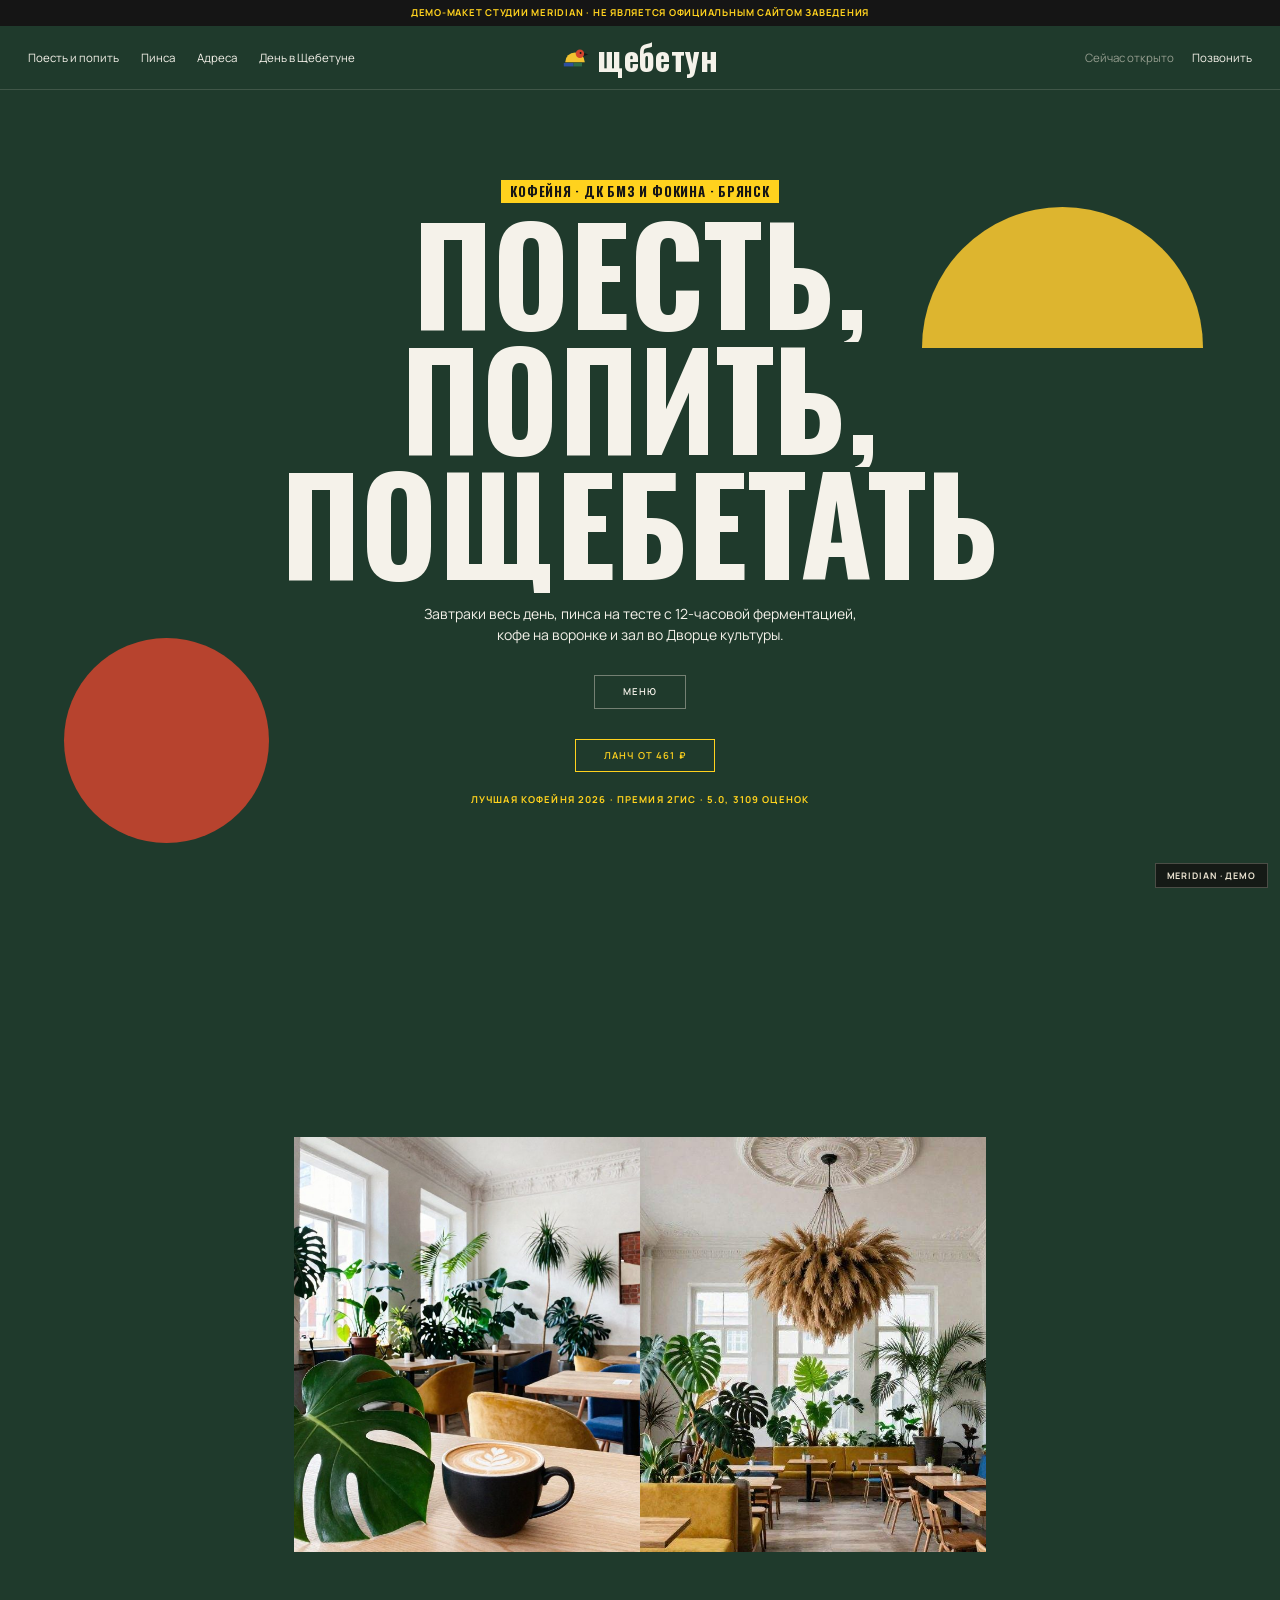
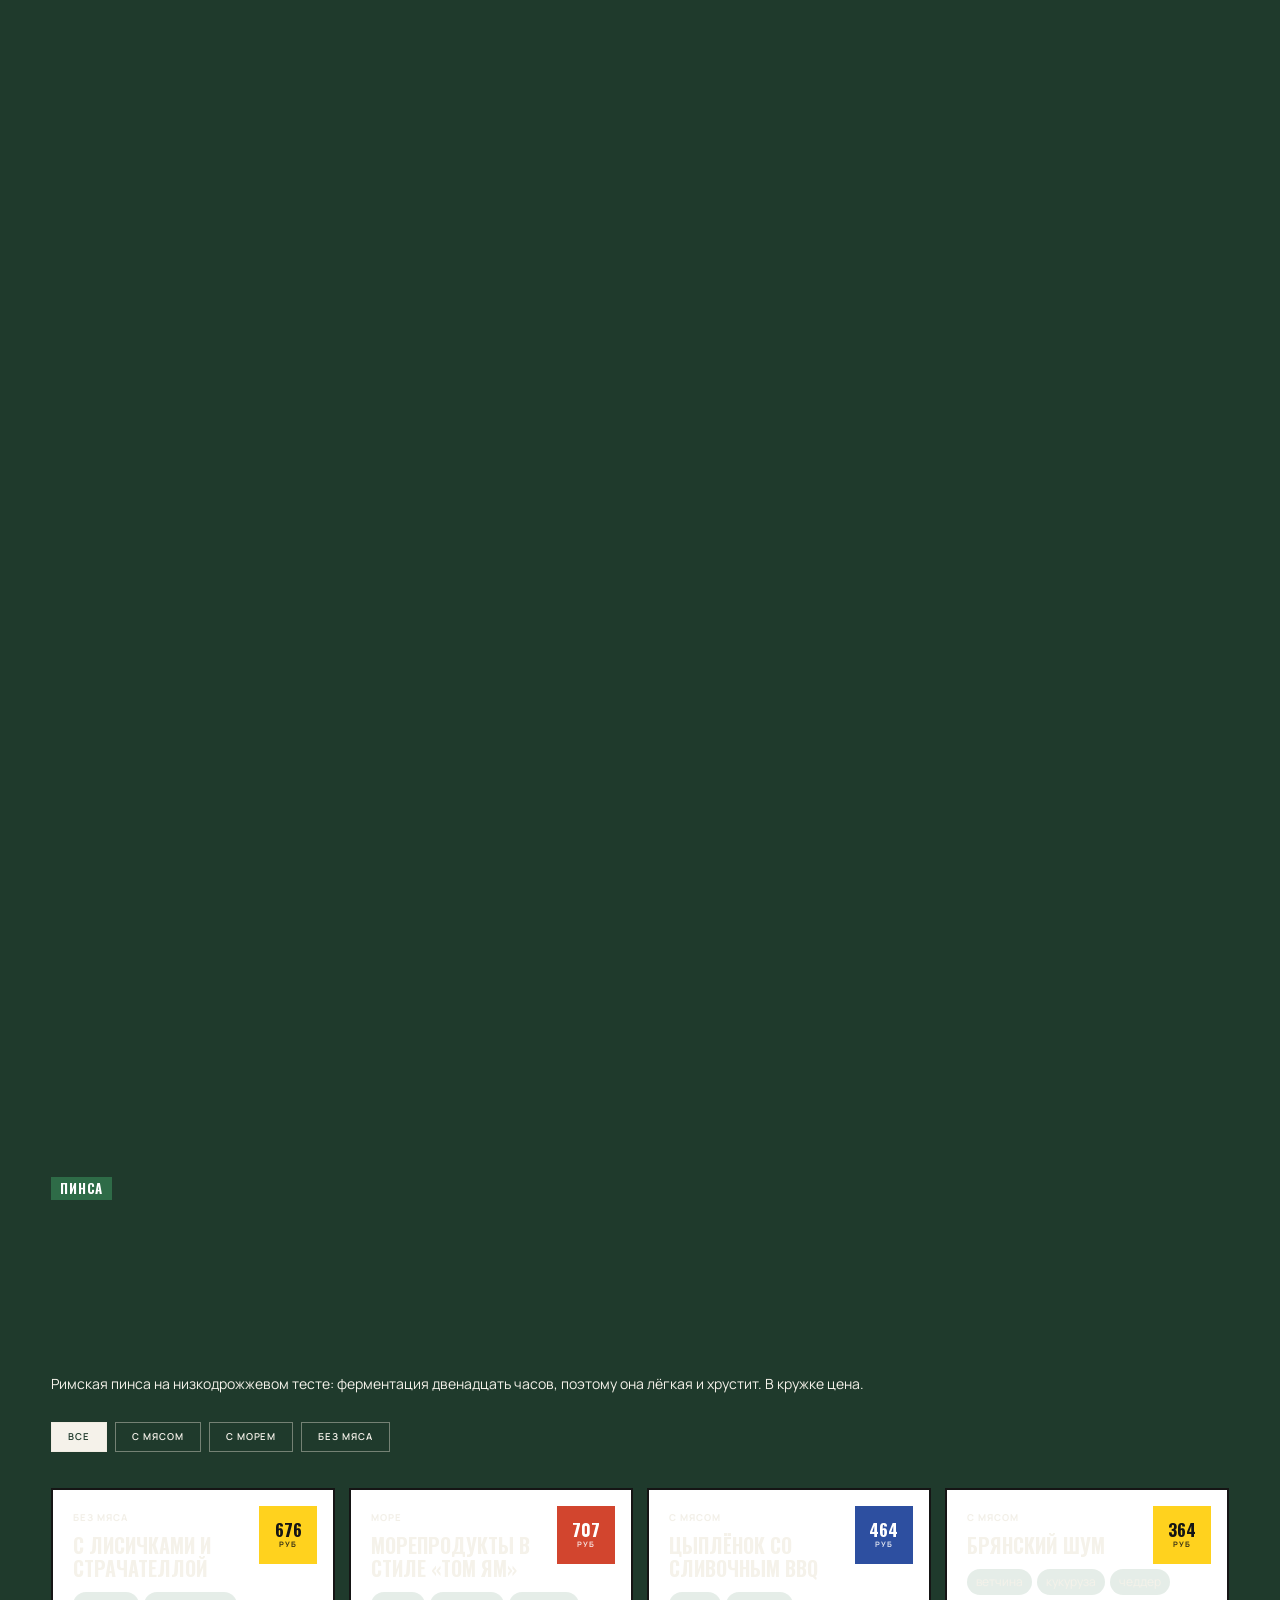
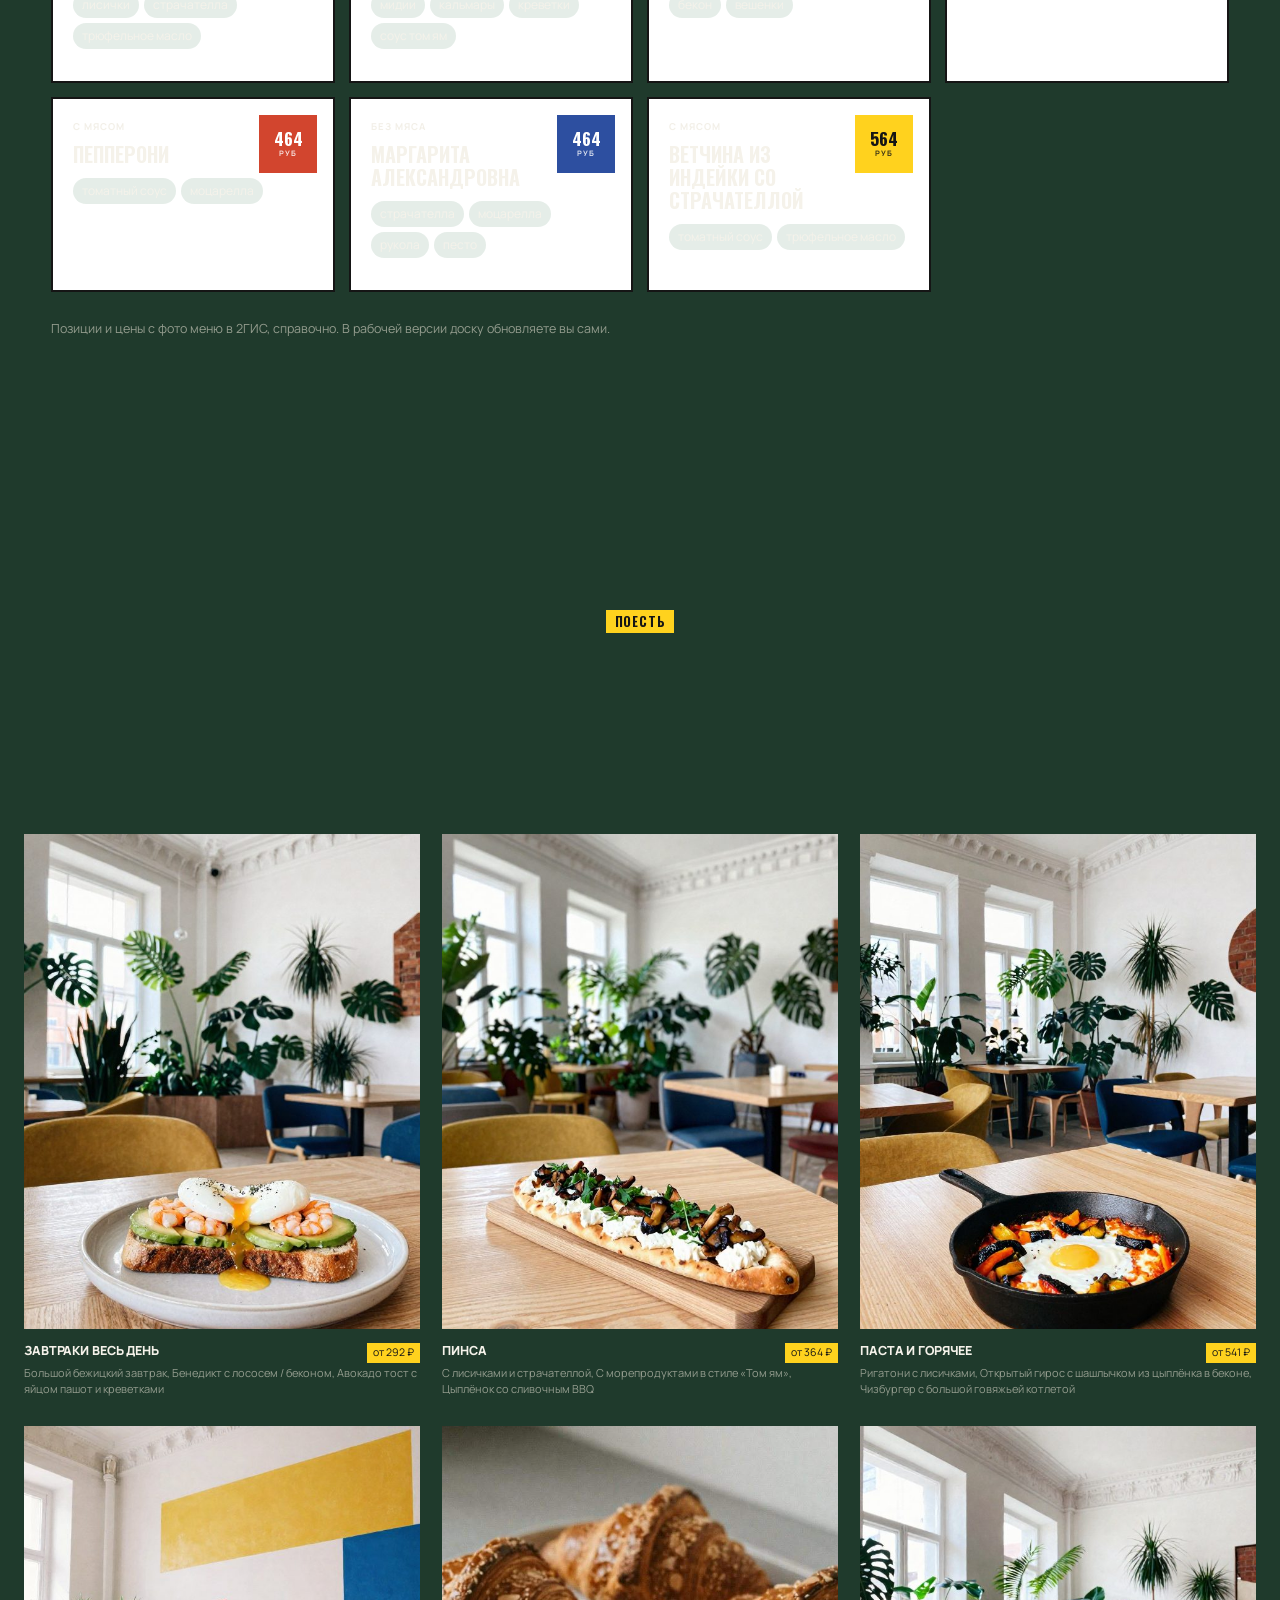
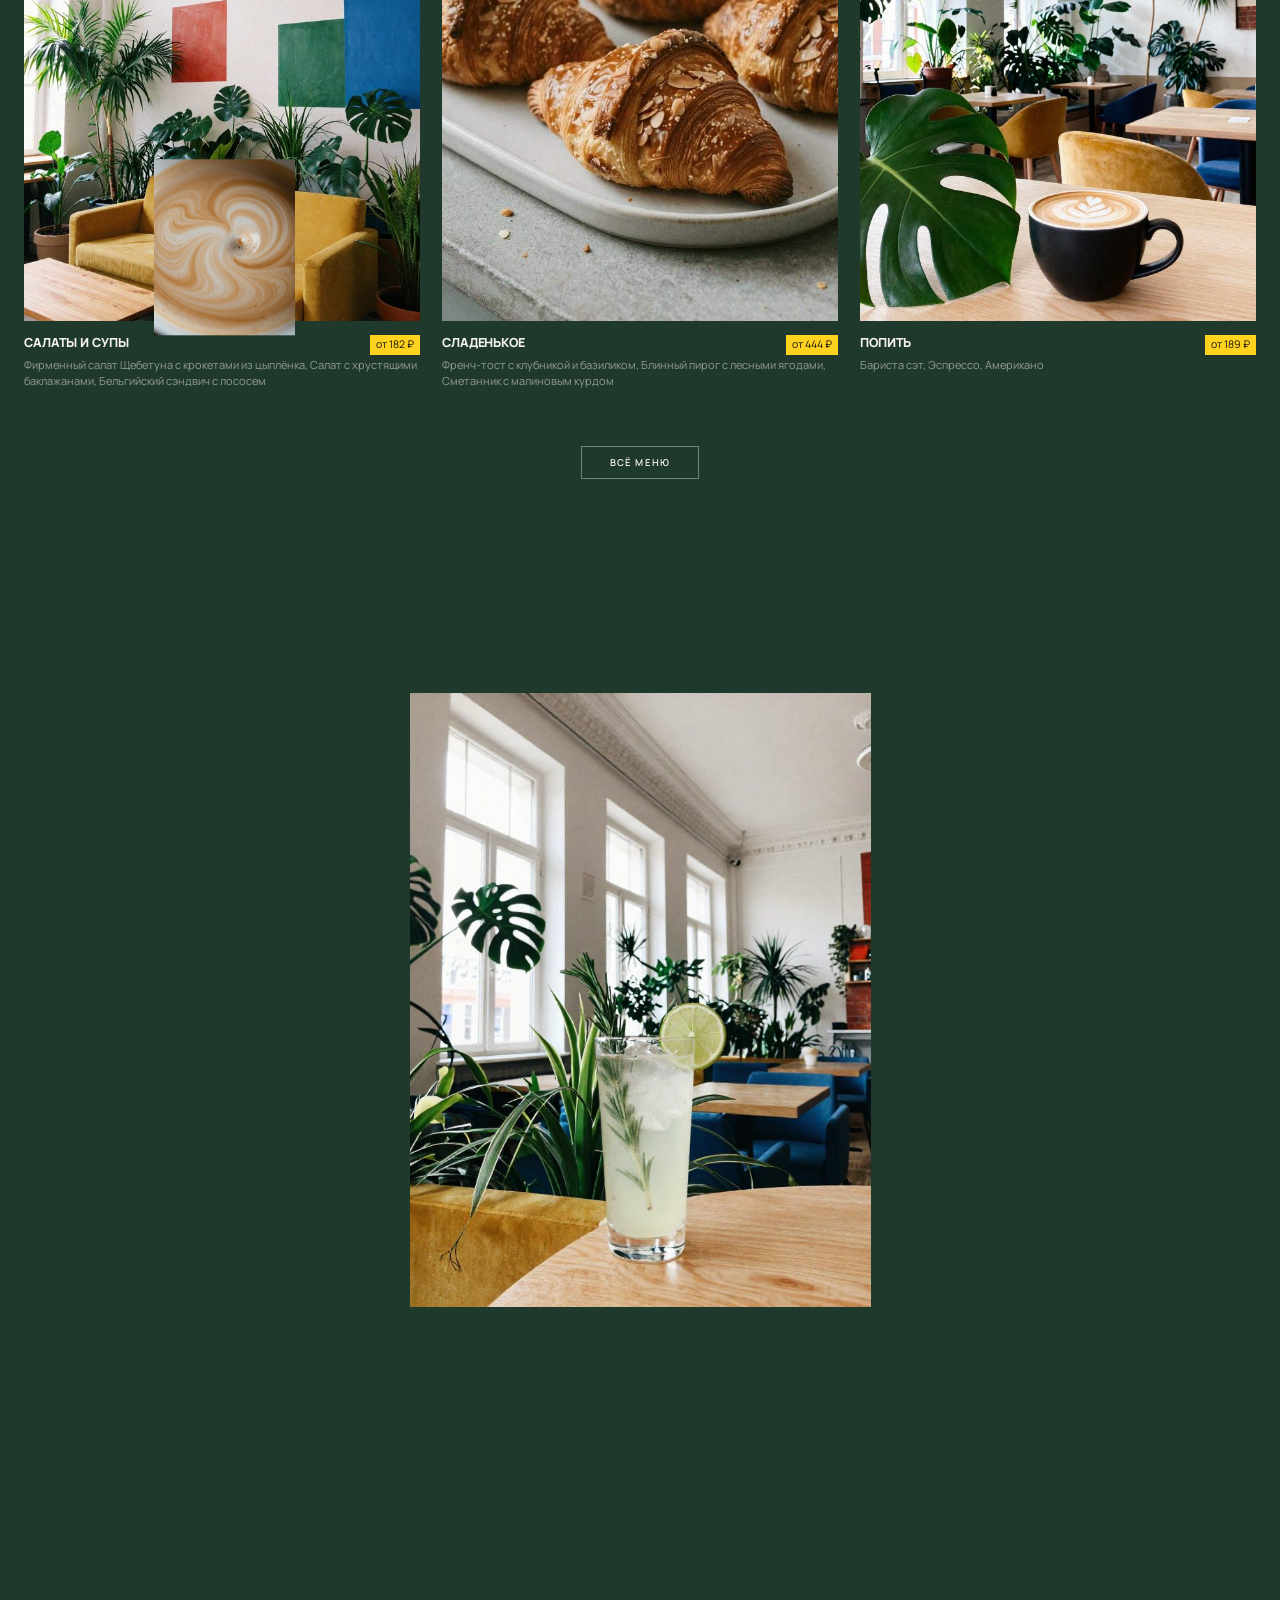
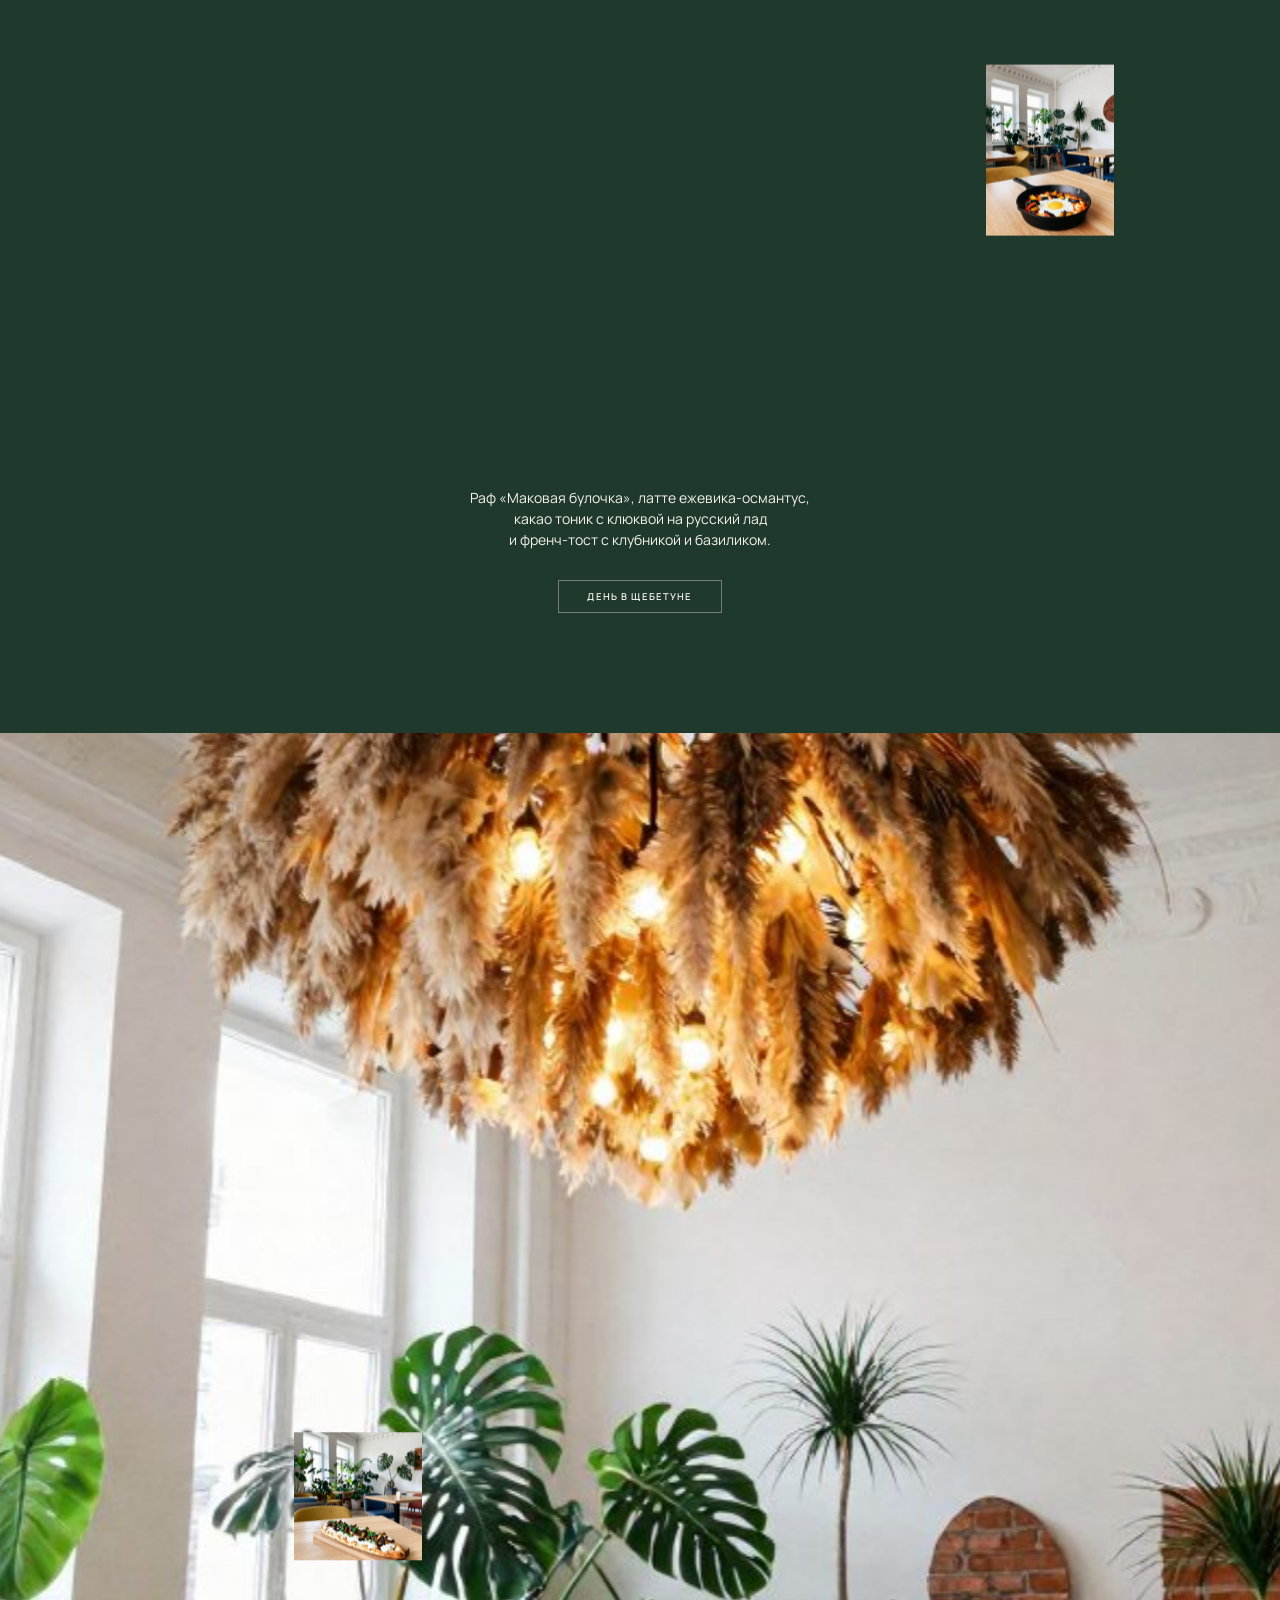
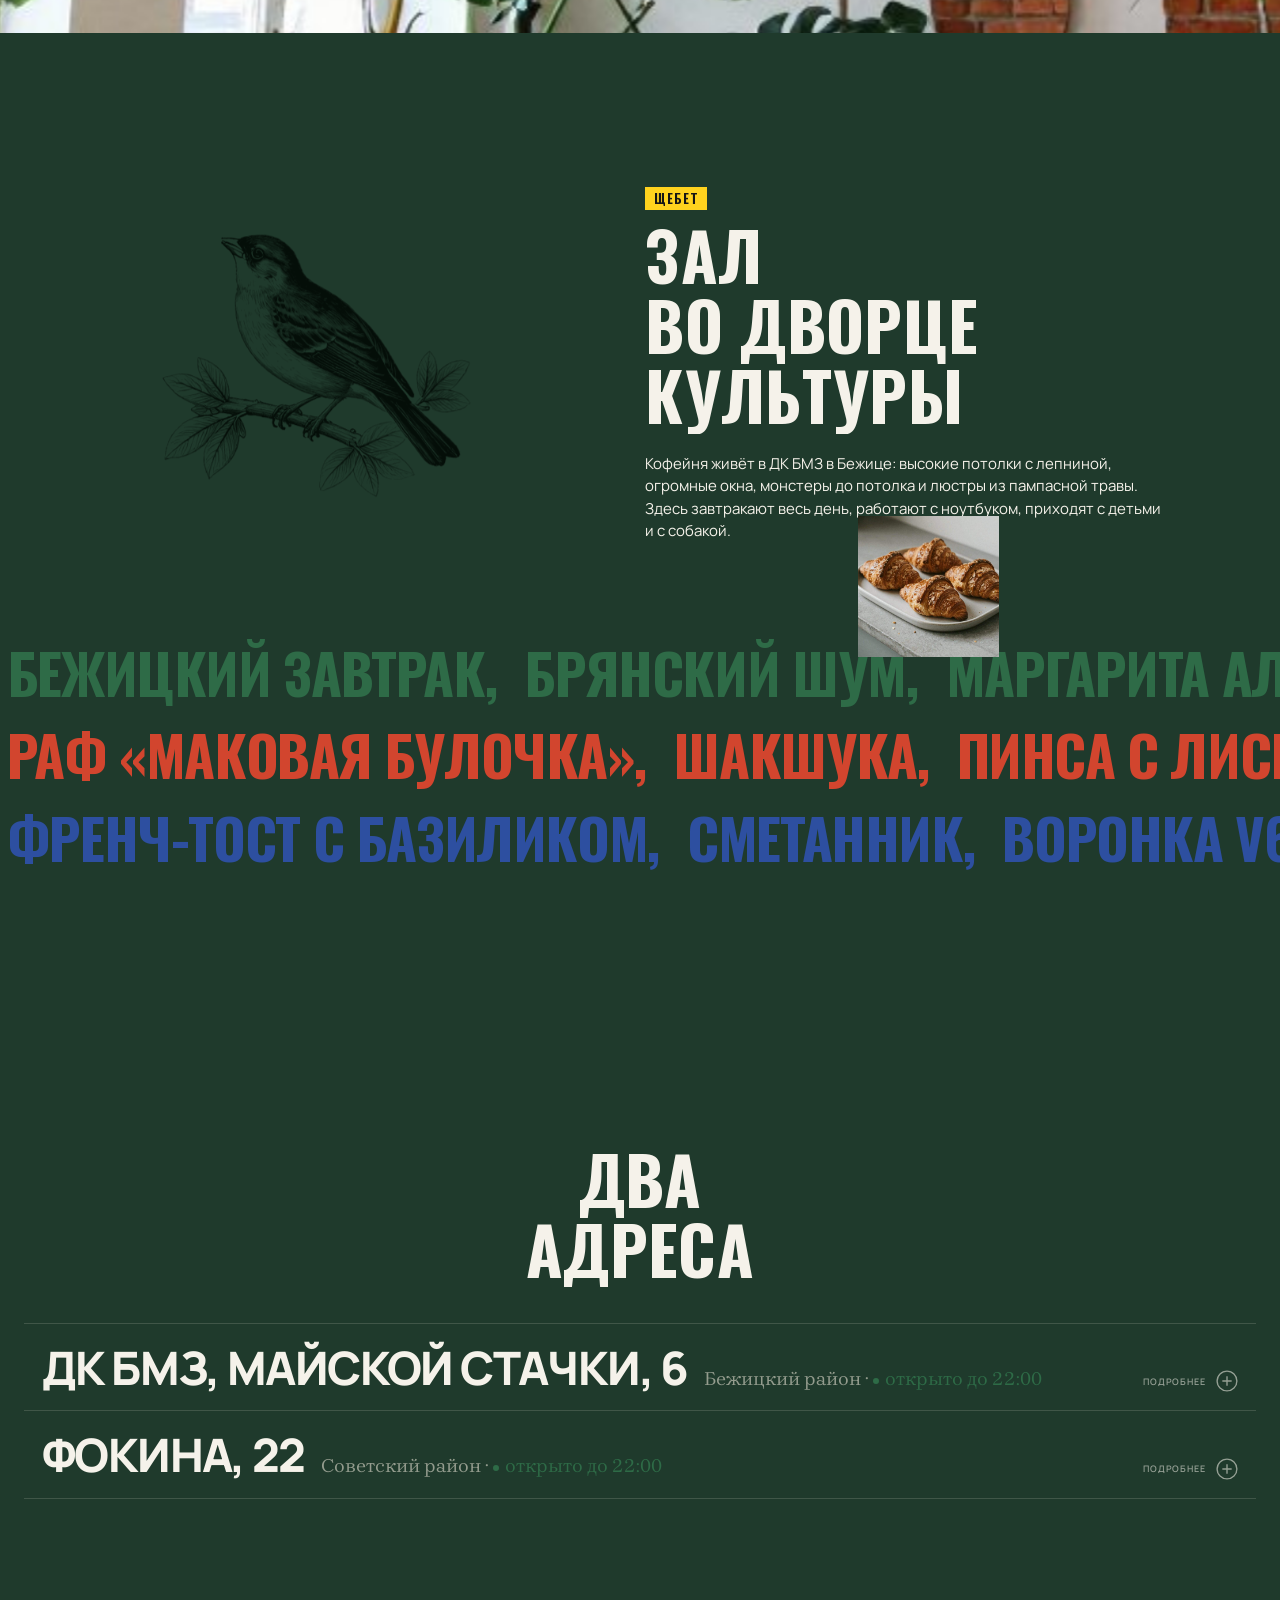
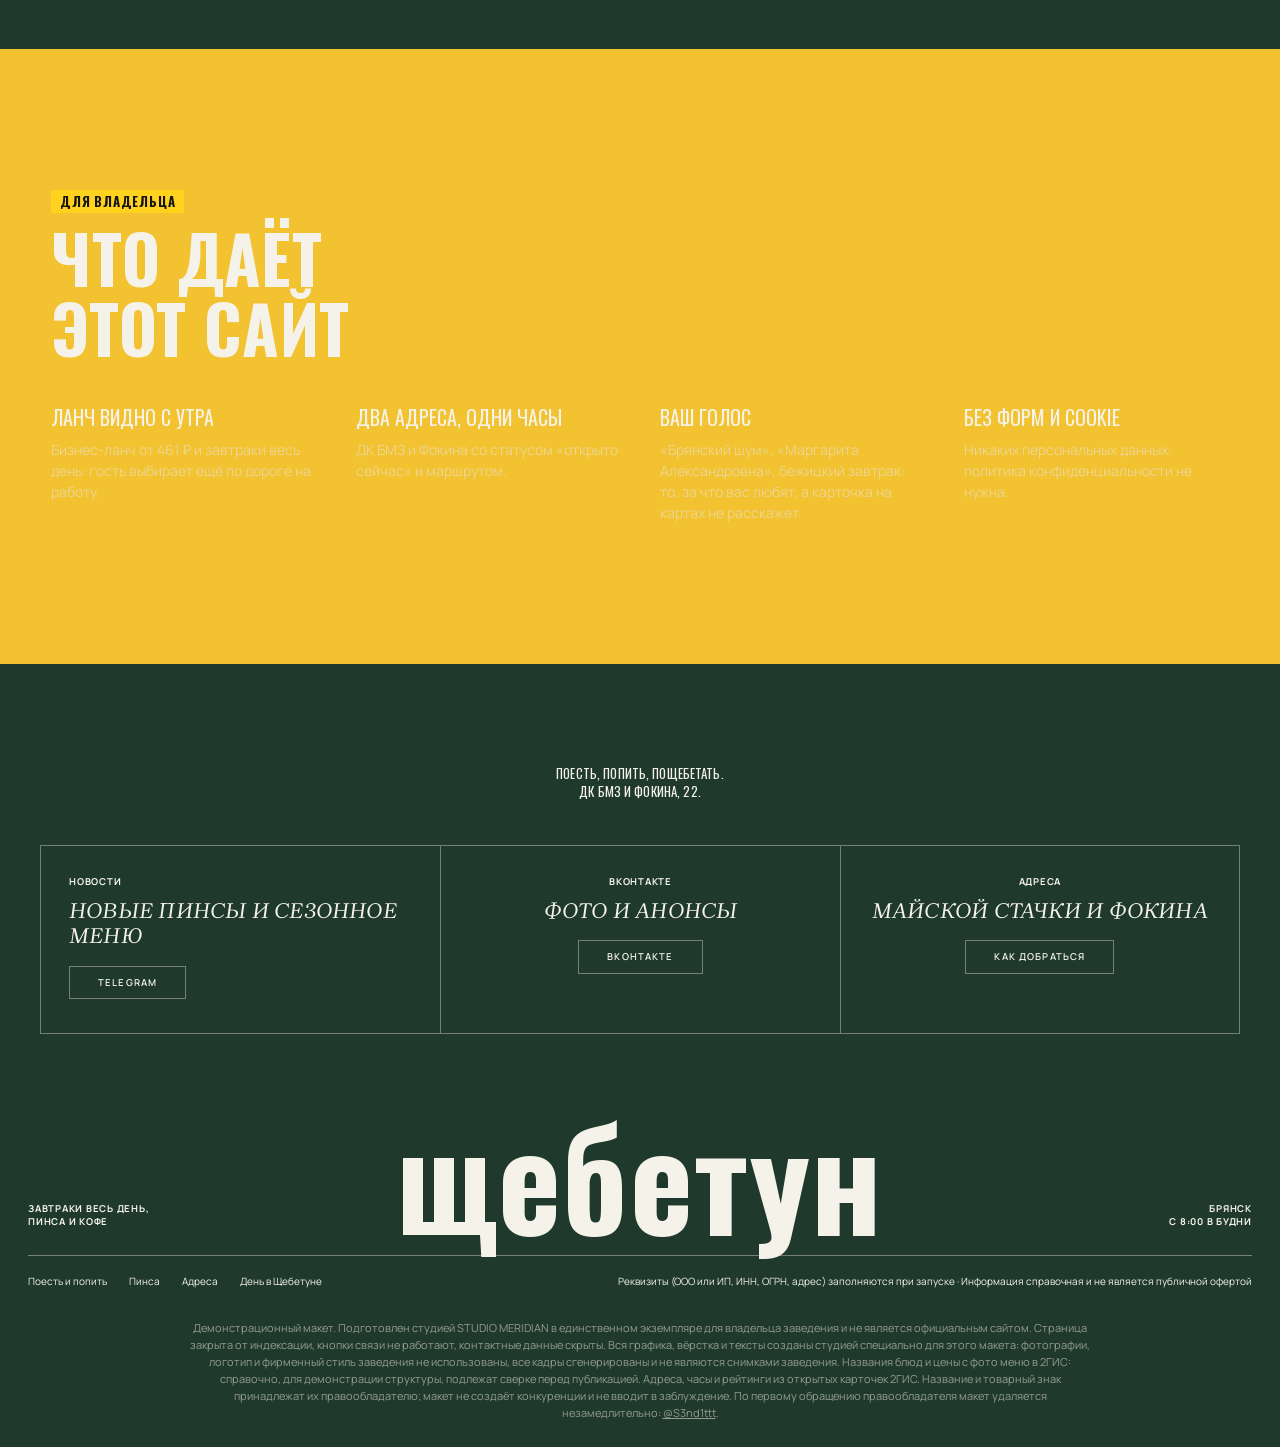
<file: index.html>
<!DOCTYPE html>
<html lang="ru" data-v="1" data-base="" class="nojs" data-tone="g">
<head>
<meta charset="UTF-8">
<meta name="viewport" content="width=device-width, initial-scale=1, viewport-fit=cover">
<meta name="robots" content="noindex, nofollow">
<title>Демо-макет сайта · STUDIO MERIDIAN</title>
<meta name="description" content="Демо-макет сайта для кофейни «Щебетун» в Брянске: завтраки весь день, пинса, бизнес-ланч, два адреса.">
<meta name="theme-color" content="#1F3A2C">
<meta property="og:type" content="website">
<meta property="og:title" content="Демо-макет сайта · STUDIO MERIDIAN">
<meta property="og:description" content="Демо-макет сайта для кофейни «Щебетун» в Брянске: завтраки весь день, пинса, бизнес-ланч, два адреса.">
<meta property="og:url" content="https://shebetun.meridianstud.ru/">
<meta property="og:image" content="https://shebetun.meridianstud.ru/img/og.jpg?v=1">
<link rel="icon" href="data:image/svg+xml,%3Csvg xmlns='http://www.w3.org/2000/svg' viewBox='0 0 40 40'%3E%3Crect width='40' height='40' rx='8' fill='%23FFD21E'/%3E%3Cpath d='M6 28a14 14 0 0 1 28 0z' fill='%231F3A2C'/%3E%3Ccircle cx='27' cy='15' r='6' fill='%23D2452E'/%3E%3C/svg%3E">
<link rel="preload" href="fonts/oswald-cyrillic.woff2" as="font" type="font/woff2" crossorigin>
<link rel="preload" href="fonts/manrope.woff2" as="font" type="font/woff2" crossorigin>
<link rel="stylesheet" href="skin.css?v=855cb3a8">
<link rel="stylesheet" href="venue.css?v=6ac5371f">
<noscript><style>.curtain{display:none}</style></noscript>
</head>
<body>
<p class="demo-strip">Демо-макет студии MERIDIAN · не является официальным сайтом заведения</p>
<div class="curtain" aria-hidden="true"><p class="wm"><span style="--i:0">щ</span><span style="--i:1">е</span><span style="--i:2">б</span><span style="--i:3">е</span><span style="--i:4">т</span><span style="--i:5">у</span><span style="--i:6">н</span></p><div class="pic"><div class="pi"><img src="img/h-hall.jpg?v=1" alt="" decoding="async" width="1152" height="768"></div></div></div>
<div class="veil" aria-hidden="true"></div>
<header class="top">
  <nav class="nav" aria-label="Разделы"><a href="menu/">Поесть и попить</a><a href="#pinsa">Пинса</a><a href="gde/">Адреса</a><a href="den/">День в Щебетуне</a></nav>
  <button class="burger" type="button" aria-expanded="false" aria-controls="menu">Меню</button>
  <a class="logo" href="" aria-label="Щебетун, на главную"><svg class="lamp" viewBox="0 0 40 40" aria-hidden="true"><path d="M6 26a14 14 0 0 1 28 0z" fill="#F2C230"/><circle cx="27" cy="14" r="6" fill="#D2452E"/><path d="M33 13l6 2-6 2z" fill="#151515"/><circle cx="28" cy="13" r="1.4" fill="#151515"/><rect x="4" y="27" width="14" height="5" fill="#2D4FA0"/><rect x="18" y="27" width="12" height="5" fill="#2E6B47"/></svg><span>щебетун</span></a>
  <div class="right"><span class="now" data-now></span><button type="button" data-hint="Телефон скрыт в демо. В рабочей версии кнопка сразу набирает номер.">Позвонить</button></div>
</header>
<div class="menu" id="menu" hidden><nav aria-label="Меню"><a href="menu/">Поесть и попить</a><a href="#pinsa">Пинса</a><a href="gde/">Адреса</a><a href="den/">День в Щебетуне</a></nav></div>
<main>

  <section class="hero" data-bg="g">
    <p class="kick">Кофейня · ДК БМЗ и Фокина · Брянск</p>
    <h1 class="cap xxl rv"><span class="ln"><span>Поесть,</span></span><span class="ln"><span>попить,</span></span><span class="ln"><span>пощебетать</span></span></h1>
    <p class="lead rv-f">Завтраки весь день, пинса на тесте с 12-часовой ферментацией,<br>кофе на воронке и зал во Дворце культуры.</p>
    <a class="btn rv-f" href="menu/">Меню</a><button class="btn rv-f ghost" type="button" data-hint="В рабочей версии здесь меню бизнес-ланча на неделю.">Ланч от 461 ₽</button>
    <p class="award rv-f">Лучшая кофейня 2026 · Премия 2ГИС · 5.0, 3109 оценок</p>
  </section>
  <section class="duo" data-bg="g" aria-label="Кофейня">
    <div class="stick"><div class="pair"><figure class="px"><img src="img/s-latte.jpg?v=1" alt="Латте на светлом столе рядом с монстерой" decoding="async" width="704" height="880"></figure><figure class="px"><img src="img/h-hall.jpg?v=1" alt="Зал с люстрой из пампасной травы и растениями" decoding="async" width="1152" height="768"></figure></div></div>
  </section>
  <section class="board" data-bg="p" id="pinsa">
    <p class="kick">Пинса</p>
    <h2 class="cap l rv"><span class="ln"><span>Тесто</span></span><span class="ln"><span>зреет 12 часов</span></span></h2>
    <p class="lead">Римская пинса на низкодрожжевом тесте: ферментация двенадцать часов, поэтому она лёгкая и хрустит. В кружке цена.</p>
    <div class="flt" role="group" aria-label="Фильтр"><button type="button" data-f="all" aria-pressed="true">Все</button><button type="button" data-f="meat">С мясом</button><button type="button" data-f="sea">С морем</button><button type="button" data-f="veg">Без мяса</button></div>
    <div class="lots">
      <article class="lot sd" data-f="veg">
        <p class="rk">без мяса</p><h3>С лисичками и страчателлой</h3>
        <div class="tags"><span>лисички</span><span>страчателла</span><span>трюфельное масло</span></div>
        <p class="pr"></p>
        <p class="q"><span>676<small>РУБ</small></span></p>
      </article>
      <article class="lot sd" data-f="sea">
        <p class="rk">море</p><h3>Морепродукты в стиле «Том ям»</h3>
        <div class="tags"><span>мидии</span><span>кальмары</span><span>креветки</span><span>соус том ям</span></div>
        <p class="pr"></p>
        <p class="q"><span>707<small>РУБ</small></span></p>
      </article>
      <article class="lot sd" data-f="meat">
        <p class="rk">с мясом</p><h3>Цыплёнок со сливочным BBQ</h3>
        <div class="tags"><span>бекон</span><span>вешенки</span></div>
        <p class="pr"></p>
        <p class="q"><span>464<small>РУБ</small></span></p>
      </article>
      <article class="lot sd" data-f="meat">
        <p class="rk">с мясом</p><h3>Брянский шум</h3>
        <div class="tags"><span>ветчина</span><span>кукуруза</span><span>чеддер</span></div>
        <p class="pr"></p>
        <p class="q"><span>364<small>РУБ</small></span></p>
      </article>
      <article class="lot sd" data-f="meat">
        <p class="rk">с мясом</p><h3>Пепперони</h3>
        <div class="tags"><span>томатный соус</span><span>моцарелла</span></div>
        <p class="pr"></p>
        <p class="q"><span>464<small>РУБ</small></span></p>
      </article>
      <article class="lot sd" data-f="veg">
        <p class="rk">без мяса</p><h3>Маргарита Александровна</h3>
        <div class="tags"><span>страчателла</span><span>моцарелла</span><span>рукола</span><span>песто</span></div>
        <p class="pr"></p>
        <p class="q"><span>464<small>РУБ</small></span></p>
      </article>
      <article class="lot sd" data-f="meat">
        <p class="rk">с мясом</p><h3>Ветчина из индейки со страчателлой</h3>
        <div class="tags"><span>томатный соус</span><span>трюфельное масло</span></div>
        <p class="pr"></p>
        <p class="q"><span>564<small>РУБ</small></span></p>
      </article></div>
    <p class="fn">Позиции и цены с фото меню в 2ГИС, справочно. В рабочей версии доску обновляете вы сами.</p>
  </section>
  <section class="ranges" data-bg="p">
    <p class="kick">Поесть</p>
    <h2 class="cap l rv"><span class="ln"><span>Что</span></span><span class="ln"><span>на кухне</span></span></h2>
    <div class="grid"><a class="card" href="menu/#zavtrak"><span class="ph sd"><img src="img/s-avo.jpg?v=1" alt="Завтраки весь день" loading="lazy" decoding="async" width="704" height="880"></span><span class="meta"><b>Завтраки весь день</b><span class="pr">от 292 ₽</span><small>Большой бежицкий завтрак, Бенедикт с лососем / беконом, Авокадо тост с яйцом пашот и креветками</small></span></a><a class="card" href="menu/#pinsa"><span class="ph sd"><img src="img/s-pinsa.jpg?v=1" alt="Пинса" loading="lazy" decoding="async" width="704" height="880"></span><span class="meta"><b>Пинса</b><span class="pr">от 364 ₽</span><small>С лисичками и страчателлой, С морепродуктами в стиле «Том ям», Цыплёнок со сливочным BBQ</small></span></a><a class="card" href="menu/#goryachee"><span class="ph sd"><img src="img/s-shak.jpg?v=1" alt="Паста и горячее" loading="lazy" decoding="async" width="704" height="880"></span><span class="meta"><b>Паста и горячее</b><span class="pr">от 541 ₽</span><small>Ригатони с лисичками, Открытый гирос с шашлычком из цыплёнка в беконе, Чизбургер с большой говяжьей котлетой</small></span></a><a class="card" href="menu/#supy"><span class="ph sd"><img src="img/s-wall.jpg?v=1" alt="Салаты и супы" loading="lazy" decoding="async" width="672" height="896"></span><span class="meta"><b>Салаты и супы</b><span class="pr">от 182 ₽</span><small>Фирменный салат Щебетуна с крокетами из цыплёнка, Салат с хрустящими баклажанами, Бельгийский сэндвич с лососем</small></span></a><a class="card" href="menu/#sladkoe"><span class="ph sd"><img src="img/s-croissant.jpg?v=1" alt="Сладенькое" loading="lazy" decoding="async" width="1280" height="960"></span><span class="meta"><b>Сладенькое</b><span class="pr">от 444 ₽</span><small>Френч-тост с клубникой и базиликом, Блинный пирог с лесными ягодами, Сметанник с малиновым курдом</small></span></a><a class="card" href="menu/#popit"><span class="ph sd"><img src="img/s-latte.jpg?v=1" alt="Попить" loading="lazy" decoding="async" width="704" height="880"></span><span class="meta"><b>Попить</b><span class="pr">от 189 ₽</span><small>Бариста сэт, Эспрессо, Американо</small></span></a></div>
    <a class="btn" href="menu/">Всё меню</a>
  </section>
  <section class="collage" data-bg="g">
    <div class="fl"><figure class="c0" data-s="0"><img src="img/s-lemon.jpg?v=1" alt="Лимонад с розмарином среди растений" loading="lazy" decoding="async" width="704" height="880"></figure><figure class="c1" data-s="-.35"><img src="img/s-cream.jpg?v=1" alt="" loading="lazy" decoding="async" width="1280" height="1280"></figure><figure class="c2" data-s=".45"><img src="img/s-shak.jpg?v=1" alt="" loading="lazy" decoding="async" width="704" height="880"></figure><figure class="c3" data-s=".75"><img src="img/s-pinsa.jpg?v=1" alt="" loading="lazy" decoding="async" width="704" height="880"></figure><figure class="c4" data-s="1.05"><img src="img/s-croissant.jpg?v=1" alt="" loading="lazy" decoding="async" width="1280" height="960"></figure><figure class="c5" data-s=".6"><img src="img/s-espresso.jpg?v=1" alt="" loading="lazy" decoding="async" width="1280" height="1280"></figure></div>
    <div class="say">
      <h2 class="cap l rv"><span class="ln"><span>Попить</span></span><span class="ln"><span>и сладенькое</span></span></h2>
      <p class="lead">Раф «Маковая булочка», латте ежевика-османтус,<br>какао тоник с клюквой на русский лад<br>и френч-тост с клубникой и базиликом.</p>
      <a class="btn" href="den/">День в Щебетуне</a>
    </div>
  </section>
  <section class="roast" data-bg="g" aria-label="Люстра из пампасной травы под лепным потолком">
    <div class="wide"><img src="img/s-pampas.jpg?v=1" alt="Люстра из пампасной травы под лепным потолком" loading="lazy" decoding="async" width="672" height="896"></div>
  </section>
  <section class="polka" data-bg="l">
    <div class="pg">
      <div class="engs"><img src="img/g-bird.png?v=1" alt="Гравюра: певчая птица на ветке" class="eng" loading="lazy" decoding="async" width="412" height="354"></div>
      <div><p class="kick">Щебет</p><h2 class="cap l rv"><span class="ln"><span>Зал</span></span><span class="ln"><span>во Дворце</span></span><span class="ln"><span>культуры</span></span></h2><p class="lead">Кофейня живёт в ДК БМЗ в Бежице: высокие потолки с лепниной, огромные окна, монстеры до потолка и люстры из пампасной травы. Здесь завтракают весь день, работают с ноутбуком, приходят с детьми и с собакой.</p></div>
    </div>
    <div class="mqs" aria-label="Блюда Щебетуна"><div class="mq"><div class="mqi"><span class="tr">Бежицкий завтрак,</span> <span class="tr">Брянский шум,</span> <span class="tr">Маргарита Александровна,</span> <span class="tr">Том ям почти трушный,</span> <span class="tr">Раф «Маковая булочка»,</span> <span class="tr">Шакшука,</span> <span class="tr">Пинса с лисичками,</span> <span class="tr">Кукси,</span> <span class="tr">Френч-тост с базиликом,</span> <span class="tr">Сметанник,</span> <span class="tr">Воронка V60,</span> <span class="tr">Бариста сэт,</span> <span class="tr">Бежицкий завтрак,</span> <span class="tr">Брянский шум,</span> <span class="tr">Маргарита Александровна,</span> <span class="tr">Том ям почти трушный,</span> <span class="tr">Раф «Маковая булочка»,</span> <span class="tr">Шакшука,</span> <span class="tr">Пинса с лисичками,</span> <span class="tr">Кукси,</span> <span class="tr">Френч-тост с базиликом,</span> <span class="tr">Сметанник,</span> <span class="tr">Воронка V60,</span> <span class="tr">Бариста сэт,</span></div></div><div class="mq rev"><div class="mqi"><span class="tr">Раф «Маковая булочка»,</span> <span class="tr">Шакшука,</span> <span class="tr">Пинса с лисичками,</span> <span class="tr">Кукси,</span> <span class="tr">Френч-тост с базиликом,</span> <span class="tr">Сметанник,</span> <span class="tr">Воронка V60,</span> <span class="tr">Бариста сэт,</span> <span class="tr">Бежицкий завтрак,</span> <span class="tr">Брянский шум,</span> <span class="tr">Маргарита Александровна,</span> <span class="tr">Том ям почти трушный,</span> <span class="tr">Раф «Маковая булочка»,</span> <span class="tr">Шакшука,</span> <span class="tr">Пинса с лисичками,</span> <span class="tr">Кукси,</span> <span class="tr">Френч-тост с базиликом,</span> <span class="tr">Сметанник,</span> <span class="tr">Воронка V60,</span> <span class="tr">Бариста сэт,</span> <span class="tr">Бежицкий завтрак,</span> <span class="tr">Брянский шум,</span> <span class="tr">Маргарита Александровна,</span> <span class="tr">Том ям почти трушный,</span></div></div><div class="mq"><div class="mqi"><span class="tr">Френч-тост с базиликом,</span> <span class="tr">Сметанник,</span> <span class="tr">Воронка V60,</span> <span class="tr">Бариста сэт,</span> <span class="tr">Бежицкий завтрак,</span> <span class="tr">Брянский шум,</span> <span class="tr">Маргарита Александровна,</span> <span class="tr">Том ям почти трушный,</span> <span class="tr">Раф «Маковая булочка»,</span> <span class="tr">Шакшука,</span> <span class="tr">Пинса с лисичками,</span> <span class="tr">Кукси,</span> <span class="tr">Френч-тост с базиликом,</span> <span class="tr">Сметанник,</span> <span class="tr">Воронка V60,</span> <span class="tr">Бариста сэт,</span> <span class="tr">Бежицкий завтрак,</span> <span class="tr">Брянский шум,</span> <span class="tr">Маргарита Александровна,</span> <span class="tr">Том ям почти трушный,</span> <span class="tr">Раф «Маковая булочка»,</span> <span class="tr">Шакшука,</span> <span class="tr">Пинса с лисичками,</span> <span class="tr">Кукси,</span></div></div></div>
  </section>
  <section class="stores" data-bg="g">
    <h2 class="cap l rv"><span class="ln"><span>Два</span></span><span class="ln"><span>адреса</span></span></h2>
    <div class="rows">
      <div class="ex">
        <button class="row" type="button" aria-expanded="false" aria-controls="st0"><b>ДК БМЗ, Майской Стачки, 6</b><span class="ad">Бежицкий район · <span class="st" data-open="8" data-close="22" data-open-we="10" data-close-we="22"></span></span><span class="more">подробнее <svg viewBox="0 0 16 16" aria-hidden="true"><circle cx="8" cy="8" r="7.2" fill="none" stroke="currentColor"/><path d="M8 4.6v6.8M4.6 8h6.8" stroke="currentColor"/></svg></span></button>
        <div class="exb" id="st0"><div class="exi">
          <div class="drag" data-drag><figure><img src="img/h-hall.jpg?v=1" alt="" loading="lazy" decoding="async" width="1152" height="768"></figure><figure><img src="img/s-wall.jpg?v=1" alt="" loading="lazy" decoding="async" width="672" height="896"></figure><figure><img src="img/s-pampas.jpg?v=1" alt="" loading="lazy" decoding="async" width="672" height="896"></figure>
            <div class="info"><p class="it">Зал во Дворце культуры: высокие потолки с лепниной, люстры из пампасной травы, джунгли из растений и веранда летом.</p><p class="k">пн‑пт с 8:00 до 22:00 · сб и вс с 10:00 до 22:00 · 5.0 в 2ГИС, 3109 оценок</p><a class="btn" href="gde/#dk">Как добраться</a></div>
          </div>
        </div></div>
      </div>
      <div class="ex">
        <button class="row" type="button" aria-expanded="false" aria-controls="st1"><b>Фокина, 22</b><span class="ad">Советский район · <span class="st" data-open="8" data-close="22" data-open-we="10" data-close-we="23"></span></span><span class="more">подробнее <svg viewBox="0 0 16 16" aria-hidden="true"><circle cx="8" cy="8" r="7.2" fill="none" stroke="currentColor"/><path d="M8 4.6v6.8M4.6 8h6.8" stroke="currentColor"/></svg></span></button>
        <div class="exb" id="st1"><div class="exi">
          <div class="drag" data-drag><figure><img src="img/s-hall2.jpg?v=1" alt="" loading="lazy" decoding="async" width="960" height="1280"></figure><figure><img src="img/s-oak.jpg?v=1" alt="" loading="lazy" decoding="async" width="960" height="1280"></figure>
            <div class="info"><p class="it">Второй адрес: завтраки, кофе с собой и спокойное место для работы.</p><p class="k">пн‑пт с 8:00 до 22:00 · сб и вс с 10:00 до 23:00 · 4.6 в 2ГИС, 96 оценок</p><a class="btn" href="gde/#fokina">Как добраться</a></div>
          </div>
        </div></div>
      </div></div>
  </section>
  <section class="gives" data-bg="k">
    <p class="kick">Для владельца</p>
    <h2 class="cap l rv"><span class="ln"><span>Что даёт</span></span><span class="ln"><span>этот сайт</span></span></h2>
    <div class="gv"><div><b>Ланч видно с утра</b><p>Бизнес-ланч от 461 ₽ и завтраки весь день: гость выбирает ещё по дороге на работу.</p></div><div><b>Два адреса, одни часы</b><p>ДК БМЗ и Фокина со статусом «открыто сейчас» и маршрутом.</p></div><div><b>Ваш голос</b><p>«Брянский шум», «Маргарита Александровна», бежицкий завтрак: то, за что вас любят, а карточка на картах не расскажет.</p></div><div><b>Без форм и cookie</b><p>Никаких персональных данных: политика конфиденциальности не нужна.</p></div></div>
  </section>
</main>
<footer class="foot" data-bg="g">
  <p class="quote">Поесть, попить, пощебетать.<br>ДК БМЗ и Фокина, 22.</p>
  <div class="boxes"><div class="box"><p class="k">Новости</p><p class="it">Новые пинсы и сезонное меню</p><button class="btn" type="button" data-hint="В рабочей версии здесь ваш Telegram-канал.">Telegram</button></div><div class="box"><p class="k">ВКонтакте</p><p class="it">Фото и анонсы</p><button class="btn" type="button" data-hint="В рабочей версии здесь ваша группа ВКонтакте.">ВКонтакте</button></div><div class="box"><p class="k">Адреса</p><p class="it">Майской Стачки и Фокина</p><a class="btn" href="gde/">Как добраться</a></div></div>
  <div class="sig"><p class="k">Завтраки весь день,<br>пинса и кофе</p><p class="wm" aria-hidden="true">щебетун</p><p class="k r">Брянск<br>с 8:00 в будни</p></div>
  <div class="fine">
    <span><a href="menu/">Поесть и попить</a><a href="#pinsa">Пинса</a><a href="gde/">Адреса</a><a href="den/">День в Щебетуне</a></span>
    <span>Реквизиты (ООО или ИП, ИНН, ОГРН, адрес) заполняются при запуске · Информация справочная и не является публичной офертой</span>
  </div>
  <p class="note">Демонстрационный макет. Подготовлен студией STUDIO MERIDIAN в единственном экземпляре для владельца заведения и не является официальным сайтом. Страница закрыта от индексации, кнопки связи не работают, контактные данные скрыты. Вся графика, вёрстка и тексты созданы студией специально для этого макета: фотографии, логотип и фирменный стиль заведения не использованы, все кадры сгенерированы и не являются снимками заведения. Названия блюд и цены с фото меню в 2ГИС: справочно, для демонстрации структуры, подлежат сверке перед публикацией. Адреса, часы и рейтинги из открытых карточек 2ГИС. Название и товарный знак принадлежат их правообладателю; макет не создаёт конкуренции и не вводит в заблуждение. По первому обращению правообладателя макет удаляется незамедлительно: <a href="https://t.me/S3nd1ttt" target="_blank" rel="noopener">@S3nd1ttt</a>.</p>
</footer>
<div class="toast" role="status" aria-live="polite" hidden></div>
<a class="mer-badge" href="https://t.me/S3nd1ttt" target="_blank" rel="noopener">MERIDIAN · Демо</a>
<script src="skin.js?v=9ecd316b"></script>
</body>
</html>
</file>
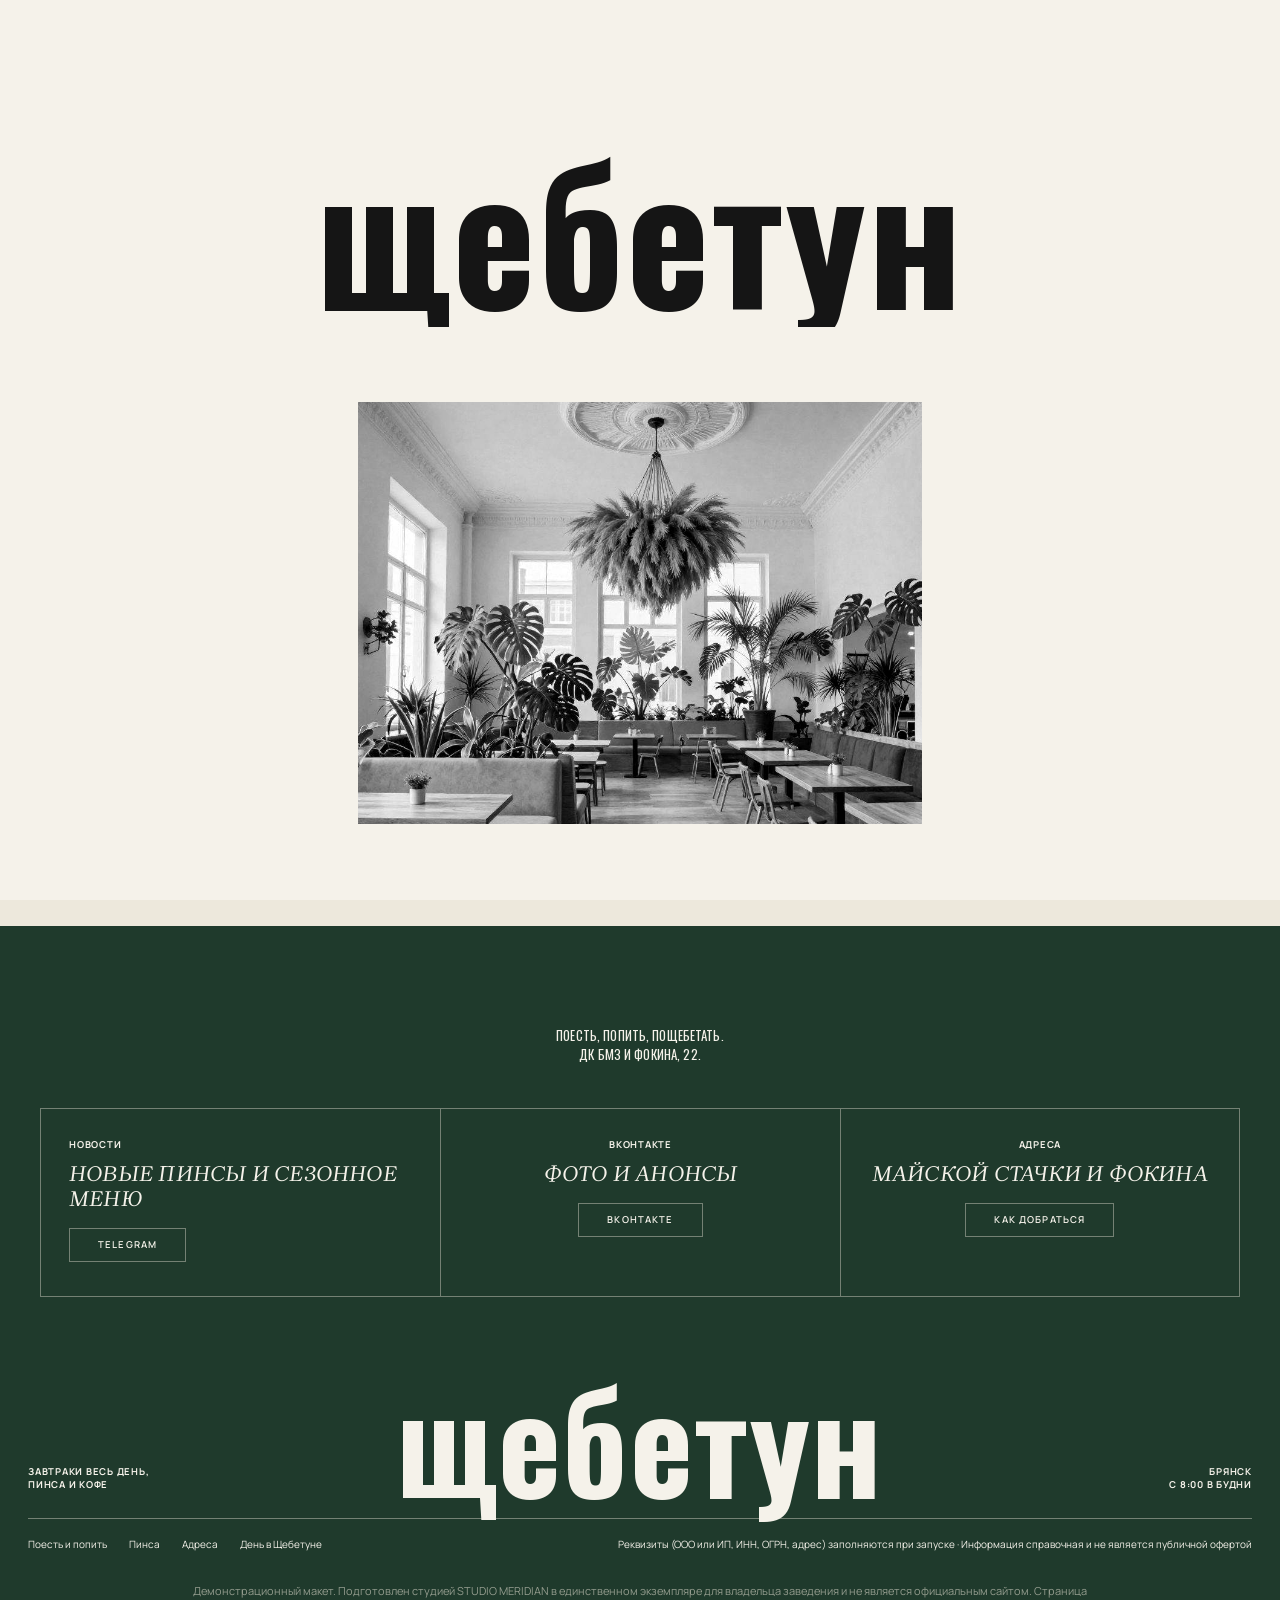
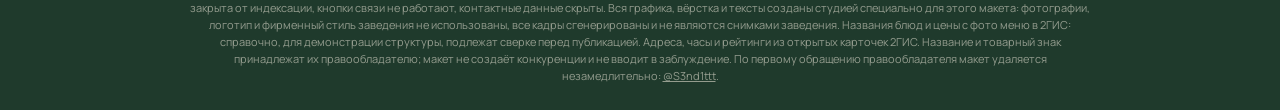
<file: 404/index.html>
<!DOCTYPE html>
<html lang="ru" data-v="1" data-base="../" class="nojs" data-tone="l">
<head>
<meta charset="UTF-8">
<meta name="viewport" content="width=device-width, initial-scale=1, viewport-fit=cover">
<meta name="robots" content="noindex, nofollow">
<title>Страница не найдена · Демо-макет сайта · STUDIO MERIDIAN</title>
<meta name="description" content="Такой страницы нет.">
<meta name="theme-color" content="#1F3A2C">
<meta property="og:type" content="website">
<meta property="og:title" content="Демо-макет сайта · STUDIO MERIDIAN">
<meta property="og:description" content="Такой страницы нет.">
<meta property="og:url" content="https://shebetun.meridianstud.ru/404/">
<meta property="og:image" content="https://shebetun.meridianstud.ru/img/og.jpg?v=1">
<link rel="icon" href="data:image/svg+xml,%3Csvg xmlns='http://www.w3.org/2000/svg' viewBox='0 0 40 40'%3E%3Crect width='40' height='40' rx='8' fill='%23FFD21E'/%3E%3Cpath d='M6 28a14 14 0 0 1 28 0z' fill='%231F3A2C'/%3E%3Ccircle cx='27' cy='15' r='6' fill='%23D2452E'/%3E%3C/svg%3E">
<link rel="preload" href="../fonts/oswald-cyrillic.woff2" as="font" type="font/woff2" crossorigin>
<link rel="preload" href="../fonts/manrope.woff2" as="font" type="font/woff2" crossorigin>
<link rel="stylesheet" href="../skin.css?v=855cb3a8">
<link rel="stylesheet" href="../venue.css?v=6ac5371f">
<noscript><style>.curtain{display:none}</style></noscript>
</head>
<body>
<p class="demo-strip">Демо-макет студии MERIDIAN · не является официальным сайтом заведения</p>
<div class="curtain" aria-hidden="true"><p class="wm"><span style="--i:0">щ</span><span style="--i:1">е</span><span style="--i:2">б</span><span style="--i:3">е</span><span style="--i:4">т</span><span style="--i:5">у</span><span style="--i:6">н</span></p><div class="pic"><div class="pi"><img src="../img/h-hall.jpg?v=1" alt="" decoding="async" width="1152" height="768"></div></div></div>
<div class="veil" aria-hidden="true"></div>
<header class="top">
  <nav class="nav" aria-label="Разделы"><a href="../menu/">Поесть и попить</a><a href="../#pinsa">Пинса</a><a href="../gde/">Адреса</a><a href="../den/">День в Щебетуне</a></nav>
  <button class="burger" type="button" aria-expanded="false" aria-controls="menu">Меню</button>
  <a class="logo" href="../" aria-label="Щебетун, на главную"><svg class="lamp" viewBox="0 0 40 40" aria-hidden="true"><path d="M6 26a14 14 0 0 1 28 0z" fill="#F2C230"/><circle cx="27" cy="14" r="6" fill="#D2452E"/><path d="M33 13l6 2-6 2z" fill="#151515"/><circle cx="28" cy="13" r="1.4" fill="#151515"/><rect x="4" y="27" width="14" height="5" fill="#2D4FA0"/><rect x="18" y="27" width="12" height="5" fill="#2E6B47"/></svg><span>щебетун</span></a>
  <div class="right"><span class="now" data-now></span><button type="button" data-hint="Телефон скрыт в демо. В рабочей версии кнопка сразу набирает номер.">Позвонить</button></div>
</header>
<div class="menu" id="menu" hidden><nav aria-label="Меню"><a href="../menu/">Поесть и попить</a><a href="../#pinsa">Пинса</a><a href="../gde/">Адреса</a><a href="../den/">День в Щебетуне</a></nav></div>
<main class="nf" data-bg="l">

  <h1 class="cap xxl rv"><span class="ln"><span>404</span></span><span class="ln"><span>Не найдено</span></span></h1>
  <p class="lead">Такой страницы нет. Зато завтраки весь день.</p>
  <a class="btn dark" href="../">На главную</a>
</main>
<footer class="foot" data-bg="g">
  <p class="quote">Поесть, попить, пощебетать.<br>ДК БМЗ и Фокина, 22.</p>
  <div class="boxes"><div class="box"><p class="k">Новости</p><p class="it">Новые пинсы и сезонное меню</p><button class="btn" type="button" data-hint="В рабочей версии здесь ваш Telegram-канал.">Telegram</button></div><div class="box"><p class="k">ВКонтакте</p><p class="it">Фото и анонсы</p><button class="btn" type="button" data-hint="В рабочей версии здесь ваша группа ВКонтакте.">ВКонтакте</button></div><div class="box"><p class="k">Адреса</p><p class="it">Майской Стачки и Фокина</p><a class="btn" href="../gde/">Как добраться</a></div></div>
  <div class="sig"><p class="k">Завтраки весь день,<br>пинса и кофе</p><p class="wm" aria-hidden="true">щебетун</p><p class="k r">Брянск<br>с 8:00 в будни</p></div>
  <div class="fine">
    <span><a href="../menu/">Поесть и попить</a><a href="../#pinsa">Пинса</a><a href="../gde/">Адреса</a><a href="../den/">День в Щебетуне</a></span>
    <span>Реквизиты (ООО или ИП, ИНН, ОГРН, адрес) заполняются при запуске · Информация справочная и не является публичной офертой</span>
  </div>
  <p class="note">Демонстрационный макет. Подготовлен студией STUDIO MERIDIAN в единственном экземпляре для владельца заведения и не является официальным сайтом. Страница закрыта от индексации, кнопки связи не работают, контактные данные скрыты. Вся графика, вёрстка и тексты созданы студией специально для этого макета: фотографии, логотип и фирменный стиль заведения не использованы, все кадры сгенерированы и не являются снимками заведения. Названия блюд и цены с фото меню в 2ГИС: справочно, для демонстрации структуры, подлежат сверке перед публикацией. Адреса, часы и рейтинги из открытых карточек 2ГИС. Название и товарный знак принадлежат их правообладателю; макет не создаёт конкуренции и не вводит в заблуждение. По первому обращению правообладателя макет удаляется незамедлительно: <a href="https://t.me/S3nd1ttt" target="_blank" rel="noopener">@S3nd1ttt</a>.</p>
</footer>
<div class="toast" role="status" aria-live="polite" hidden></div>
<a class="mer-badge" href="https://t.me/S3nd1ttt" target="_blank" rel="noopener">MERIDIAN · Демо</a>
<script src="../skin.js?v=9ecd316b"></script>
</body>
</html>
</file>
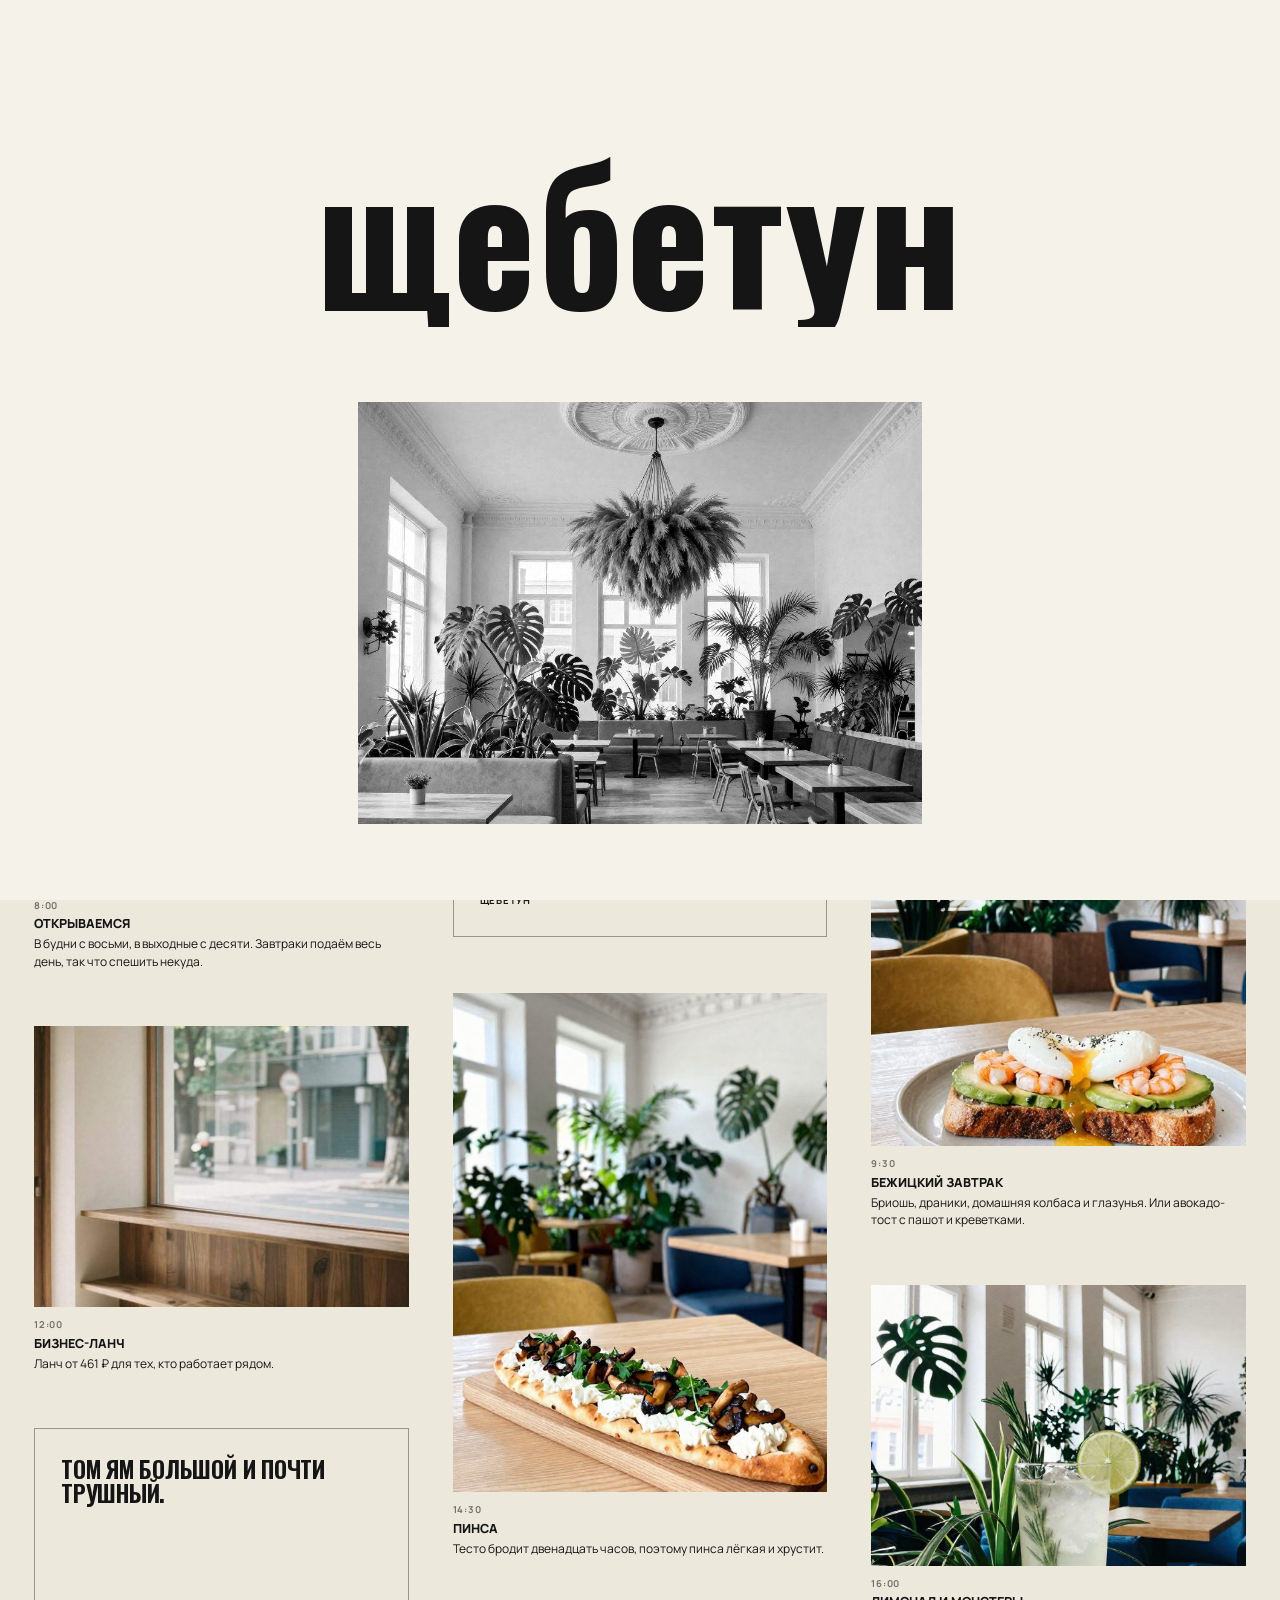
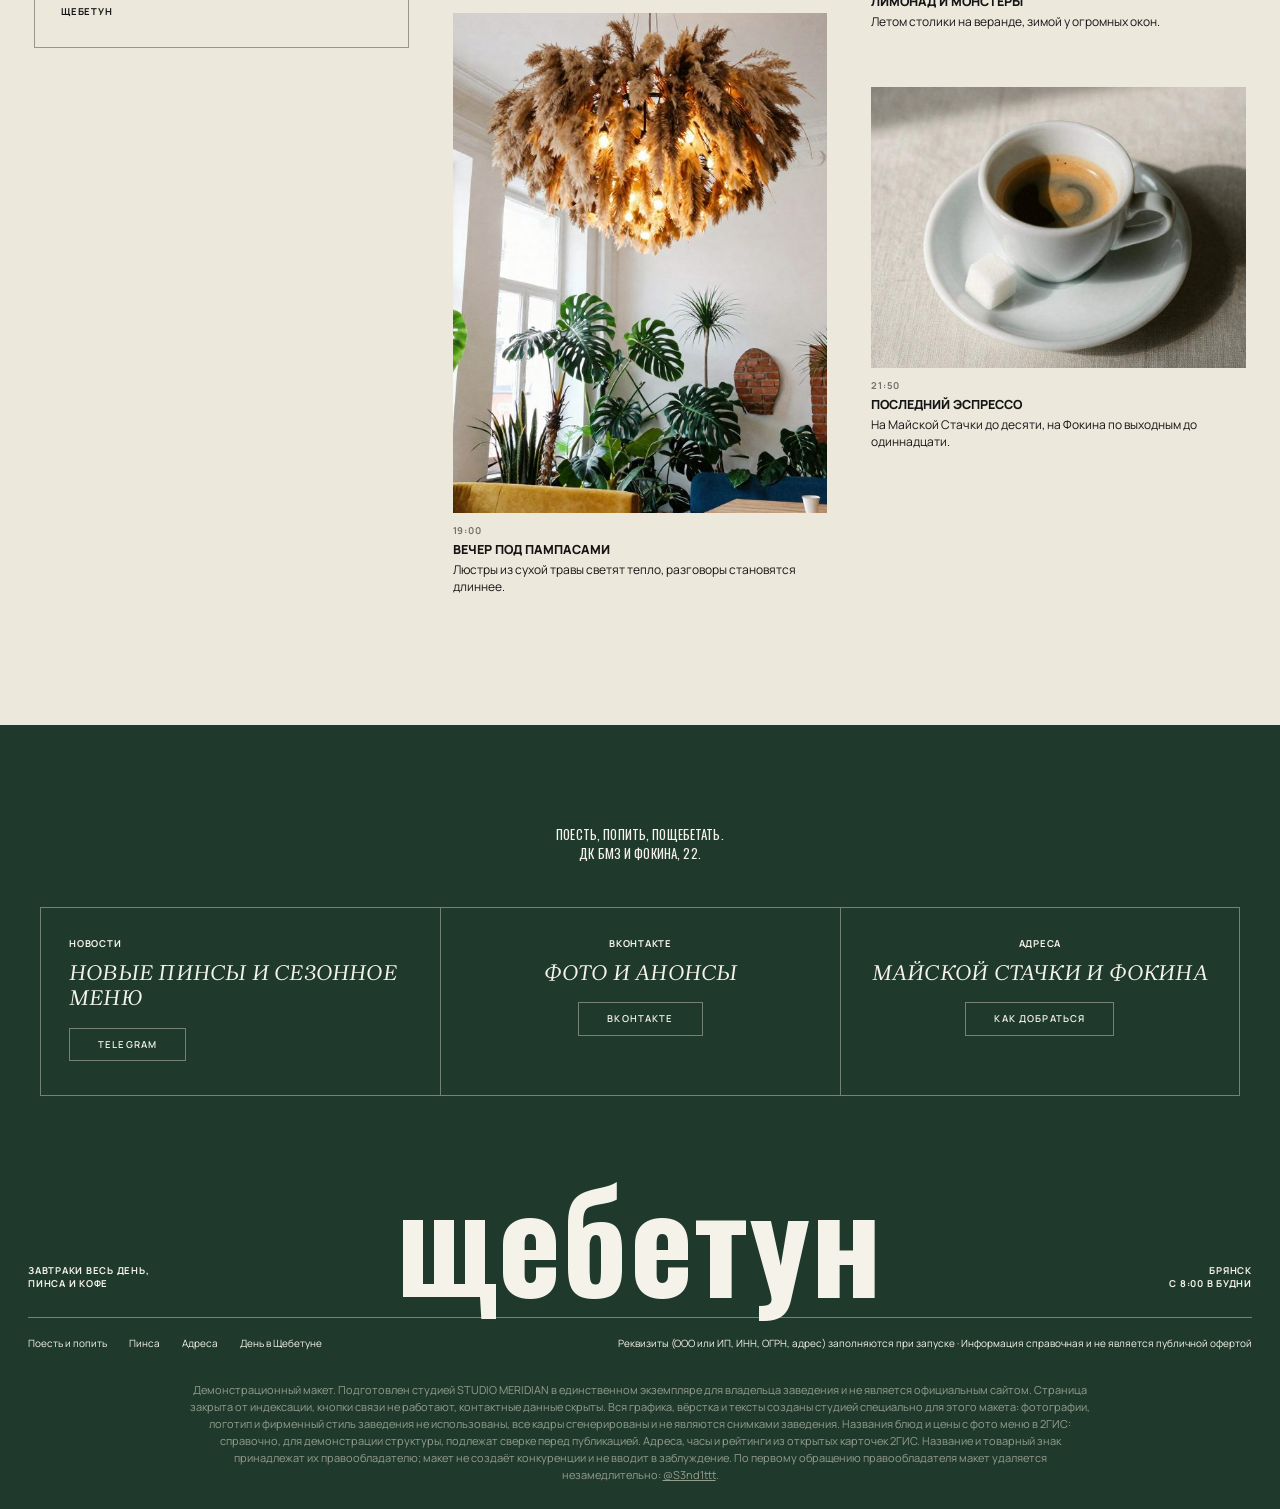
<file: den/index.html>
<!DOCTYPE html>
<html lang="ru" data-v="1" data-base="../" class="nojs" data-tone="l">
<head>
<meta charset="UTF-8">
<meta name="viewport" content="width=device-width, initial-scale=1, viewport-fit=cover">
<meta name="robots" content="noindex, nofollow">
<title>День в Щебетуне · Демо-макет сайта · STUDIO MERIDIAN</title>
<meta name="description" content="Один обычный день кофейни «Щебетун»: завтраки, ланч, пинса и кофе.">
<meta name="theme-color" content="#1F3A2C">
<meta property="og:type" content="website">
<meta property="og:title" content="Демо-макет сайта · STUDIO MERIDIAN">
<meta property="og:description" content="Один обычный день кофейни «Щебетун»: завтраки, ланч, пинса и кофе.">
<meta property="og:url" content="https://shebetun.meridianstud.ru/den/">
<meta property="og:image" content="https://shebetun.meridianstud.ru/img/og.jpg?v=1">
<link rel="icon" href="data:image/svg+xml,%3Csvg xmlns='http://www.w3.org/2000/svg' viewBox='0 0 40 40'%3E%3Crect width='40' height='40' rx='8' fill='%23FFD21E'/%3E%3Cpath d='M6 28a14 14 0 0 1 28 0z' fill='%231F3A2C'/%3E%3Ccircle cx='27' cy='15' r='6' fill='%23D2452E'/%3E%3C/svg%3E">
<link rel="preload" href="../fonts/oswald-cyrillic.woff2" as="font" type="font/woff2" crossorigin>
<link rel="preload" href="../fonts/manrope.woff2" as="font" type="font/woff2" crossorigin>
<link rel="stylesheet" href="../skin.css?v=855cb3a8">
<link rel="stylesheet" href="../venue.css?v=6ac5371f">
<noscript><style>.curtain{display:none}</style></noscript>
</head>
<body>
<p class="demo-strip">Демо-макет студии MERIDIAN · не является официальным сайтом заведения</p>
<div class="curtain" aria-hidden="true"><p class="wm"><span style="--i:0">щ</span><span style="--i:1">е</span><span style="--i:2">б</span><span style="--i:3">е</span><span style="--i:4">т</span><span style="--i:5">у</span><span style="--i:6">н</span></p><div class="pic"><div class="pi"><img src="../img/h-hall.jpg?v=1" alt="" decoding="async" width="1152" height="768"></div></div></div>
<div class="veil" aria-hidden="true"></div>
<header class="top">
  <nav class="nav" aria-label="Разделы"><a href="../menu/">Поесть и попить</a><a href="../#pinsa">Пинса</a><a href="../gde/">Адреса</a><a href="../den/" aria-current="page">День в Щебетуне</a></nav>
  <button class="burger" type="button" aria-expanded="false" aria-controls="menu">Меню</button>
  <a class="logo" href="../" aria-label="Щебетун, на главную"><svg class="lamp" viewBox="0 0 40 40" aria-hidden="true"><path d="M6 26a14 14 0 0 1 28 0z" fill="#F2C230"/><circle cx="27" cy="14" r="6" fill="#D2452E"/><path d="M33 13l6 2-6 2z" fill="#151515"/><circle cx="28" cy="13" r="1.4" fill="#151515"/><rect x="4" y="27" width="14" height="5" fill="#2D4FA0"/><rect x="18" y="27" width="12" height="5" fill="#2E6B47"/></svg><span>щебетун</span></a>
  <div class="right"><span class="now" data-now></span><button type="button" data-hint="Телефон скрыт в демо. В рабочей версии кнопка сразу набирает номер.">Позвонить</button></div>
</header>
<div class="menu" id="menu" hidden><nav aria-label="Меню"><a href="../menu/">Поесть и попить</a><a href="../#pinsa">Пинса</a><a href="../gde/">Адреса</a><a href="../den/" aria-current="page">День в Щебетуне</a></nav></div>
<main class="daily" data-bg="l">

  <section class="dh"><h1 class="script rv"><span class="ln"><span>День в Щебетуне</span></span></h1><p class="lead">Обычный день кофейни<br>от первого капучино до последней пинсы.</p></section>
  <section class="mas"><div class="col"><div class="it2 w"><figure class="px"><img src="../img/s-latte.jpg?v=1" alt="" loading="lazy" decoding="async" width="704" height="880"></figure><div class="cap2"><span class="k">8:00</span><b>Открываемся</b><span>В будни с восьми, в выходные с десяти. Завтраки подаём весь день, так что спешить некуда.</span></div></div><div class="it2 w"><figure class="px"><img src="../img/s-hall2.jpg?v=1" alt="" loading="lazy" decoding="async" width="960" height="1280"></figure><div class="cap2"><span class="k">12:00</span><b>Бизнес-ланч</b><span>Ланч от 461 ₽ для тех, кто работает рядом.</span></div></div><div class="qt"><p class="cap s">Том ям большой и почти трушный.</p><p class="k">Щебетун</p></div></div><div class="col"><div class="qt"><p class="cap s">Поесть, попить, пощебетать.</p><p class="k">Щебетун</p></div><div class="it2 t"><figure class="px"><img src="../img/s-pinsa.jpg?v=1" alt="" loading="lazy" decoding="async" width="704" height="880"></figure><div class="cap2"><span class="k">14:30</span><b>Пинса</b><span>Тесто бродит двенадцать часов, поэтому пинса лёгкая и хрустит.</span></div></div><div class="it2 t"><figure class="px"><img src="../img/s-pampas.jpg?v=1" alt="" loading="lazy" decoding="async" width="672" height="896"></figure><div class="cap2"><span class="k">19:00</span><b>Вечер под пампасами</b><span>Люстры из сухой травы светят тепло, разговоры становятся длиннее.</span></div></div></div><div class="col"><div class="it2 t"><figure class="px"><img src="../img/s-avo.jpg?v=1" alt="" loading="lazy" decoding="async" width="704" height="880"></figure><div class="cap2"><span class="k">9:30</span><b>Бежицкий завтрак</b><span>Бриошь, драники, домашняя колбаса и глазунья. Или авокадо-тост с пашот и креветками.</span></div></div><div class="it2 w"><figure class="px"><img src="../img/s-lemon.jpg?v=1" alt="" loading="lazy" decoding="async" width="704" height="880"></figure><div class="cap2"><span class="k">16:00</span><b>Лимонад и монстеры</b><span>Летом столики на веранде, зимой у огромных окон.</span></div></div><div class="it2 w"><figure class="px"><img src="../img/s-espresso.jpg?v=1" alt="" loading="lazy" decoding="async" width="1280" height="1280"></figure><div class="cap2"><span class="k">21:50</span><b>Последний эспрессо</b><span>На Майской Стачки до десяти, на Фокина по выходным до одиннадцати.</span></div></div></div></section>
</main>
<footer class="foot" data-bg="g">
  <p class="quote">Поесть, попить, пощебетать.<br>ДК БМЗ и Фокина, 22.</p>
  <div class="boxes"><div class="box"><p class="k">Новости</p><p class="it">Новые пинсы и сезонное меню</p><button class="btn" type="button" data-hint="В рабочей версии здесь ваш Telegram-канал.">Telegram</button></div><div class="box"><p class="k">ВКонтакте</p><p class="it">Фото и анонсы</p><button class="btn" type="button" data-hint="В рабочей версии здесь ваша группа ВКонтакте.">ВКонтакте</button></div><div class="box"><p class="k">Адреса</p><p class="it">Майской Стачки и Фокина</p><a class="btn" href="../gde/">Как добраться</a></div></div>
  <div class="sig"><p class="k">Завтраки весь день,<br>пинса и кофе</p><p class="wm" aria-hidden="true">щебетун</p><p class="k r">Брянск<br>с 8:00 в будни</p></div>
  <div class="fine">
    <span><a href="../menu/">Поесть и попить</a><a href="../#pinsa">Пинса</a><a href="../gde/">Адреса</a><a href="../den/">День в Щебетуне</a></span>
    <span>Реквизиты (ООО или ИП, ИНН, ОГРН, адрес) заполняются при запуске · Информация справочная и не является публичной офертой</span>
  </div>
  <p class="note">Демонстрационный макет. Подготовлен студией STUDIO MERIDIAN в единственном экземпляре для владельца заведения и не является официальным сайтом. Страница закрыта от индексации, кнопки связи не работают, контактные данные скрыты. Вся графика, вёрстка и тексты созданы студией специально для этого макета: фотографии, логотип и фирменный стиль заведения не использованы, все кадры сгенерированы и не являются снимками заведения. Названия блюд и цены с фото меню в 2ГИС: справочно, для демонстрации структуры, подлежат сверке перед публикацией. Адреса, часы и рейтинги из открытых карточек 2ГИС. Название и товарный знак принадлежат их правообладателю; макет не создаёт конкуренции и не вводит в заблуждение. По первому обращению правообладателя макет удаляется незамедлительно: <a href="https://t.me/S3nd1ttt" target="_blank" rel="noopener">@S3nd1ttt</a>.</p>
</footer>
<div class="toast" role="status" aria-live="polite" hidden></div>
<a class="mer-badge" href="https://t.me/S3nd1ttt" target="_blank" rel="noopener">MERIDIAN · Демо</a>
<script src="../skin.js?v=9ecd316b"></script>
</body>
</html>
</file>
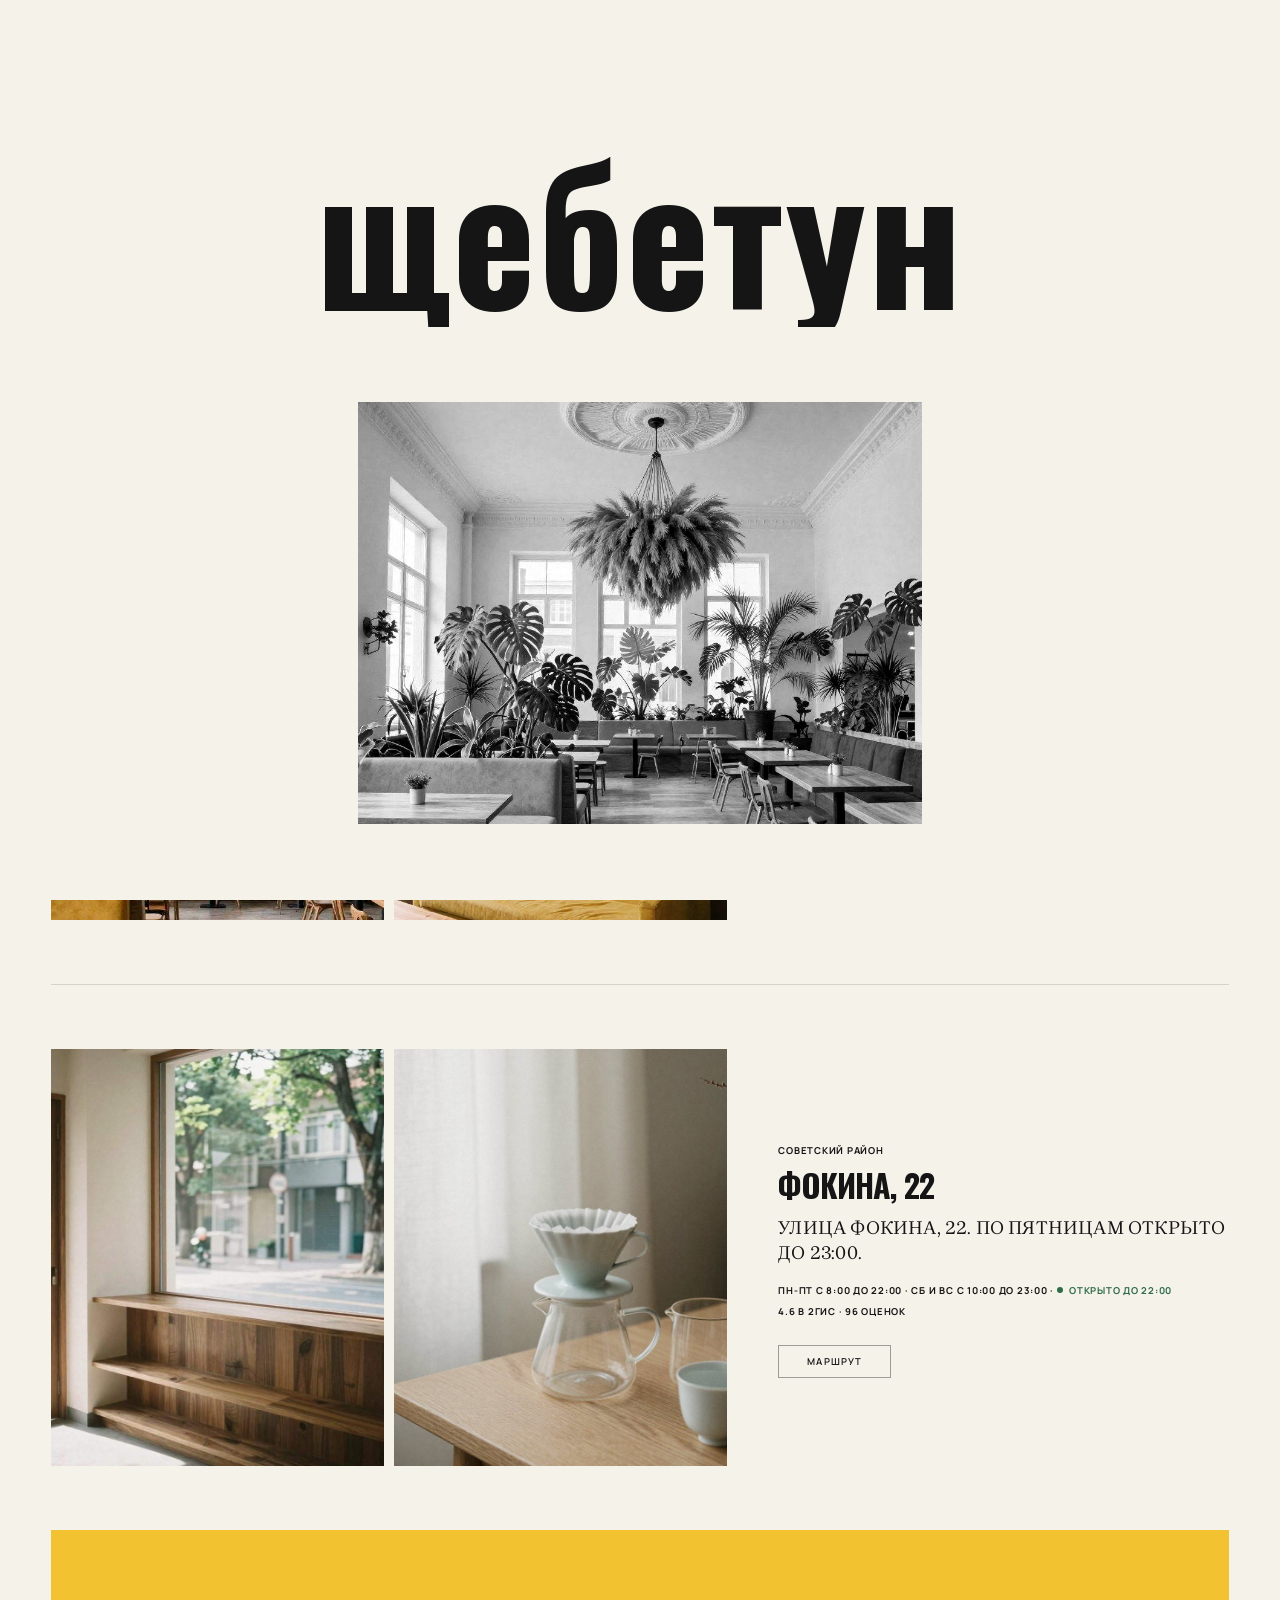
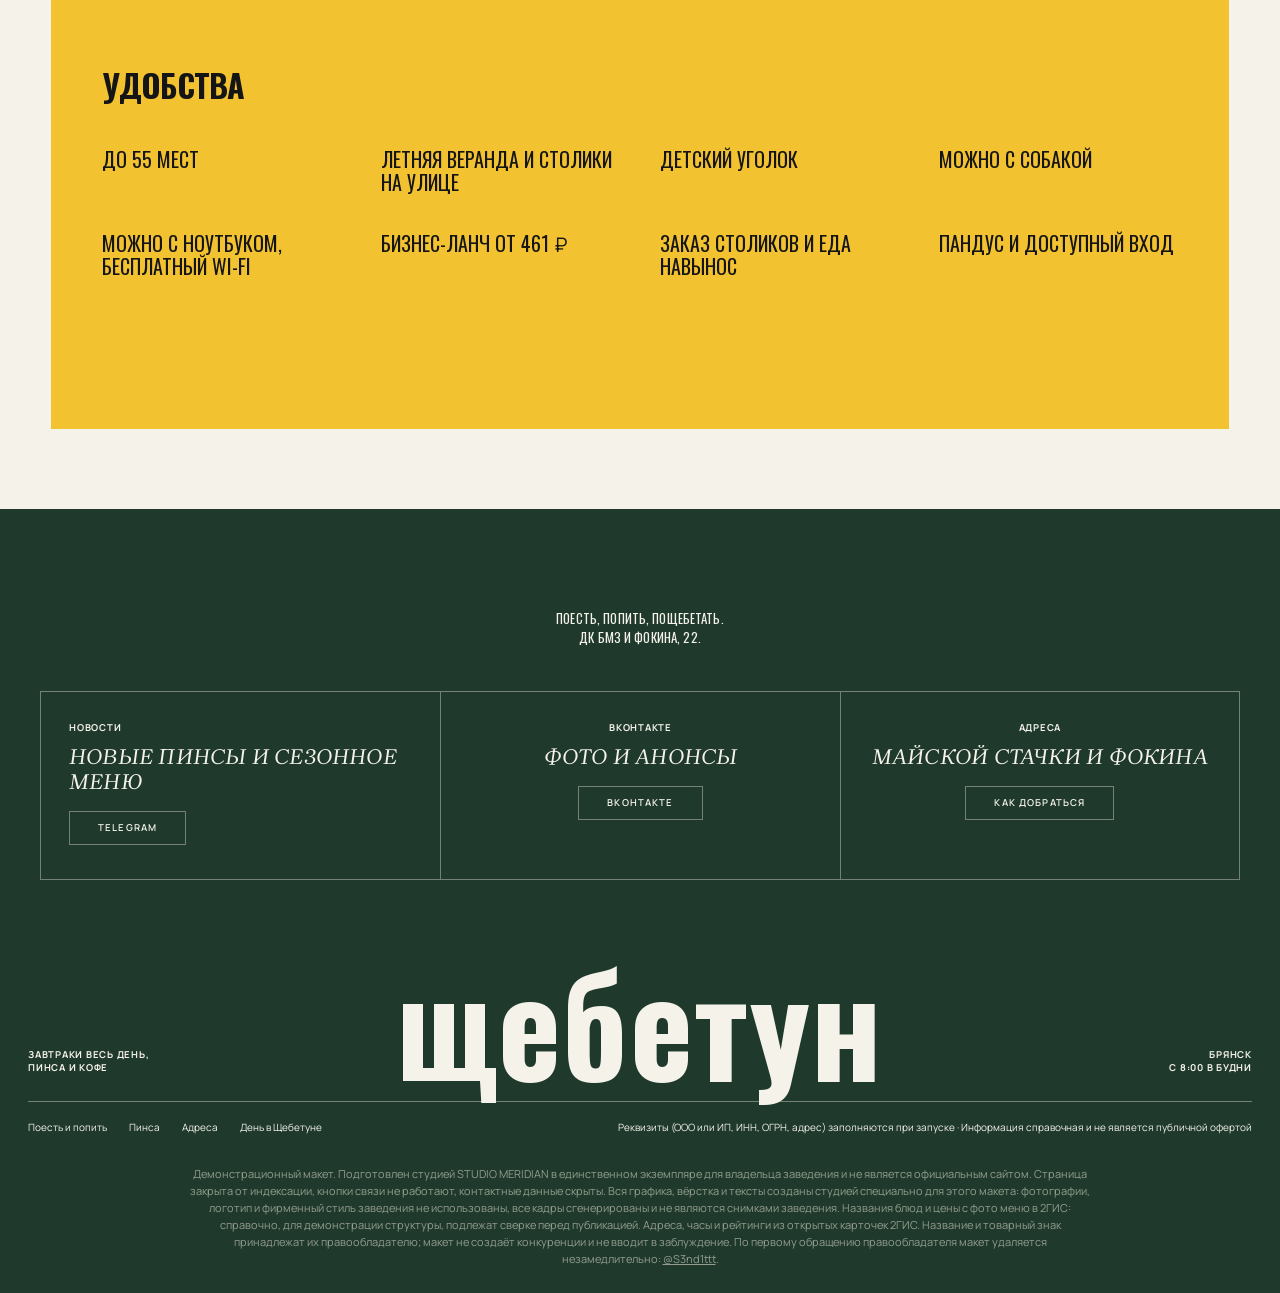
<file: gde/index.html>
<!DOCTYPE html>
<html lang="ru" data-v="1" data-base="../" class="nojs" data-tone="p">
<head>
<meta charset="UTF-8">
<meta name="viewport" content="width=device-width, initial-scale=1, viewport-fit=cover">
<meta name="robots" content="noindex, nofollow">
<title>Два адреса · Демо-макет сайта · STUDIO MERIDIAN</title>
<meta name="description" content="Кофейня «Щебетун»: ДК БМЗ (Майской Стачки, 6) и Фокина, 22. Часы работы и как добраться.">
<meta name="theme-color" content="#1F3A2C">
<meta property="og:type" content="website">
<meta property="og:title" content="Демо-макет сайта · STUDIO MERIDIAN">
<meta property="og:description" content="Кофейня «Щебетун»: ДК БМЗ (Майской Стачки, 6) и Фокина, 22. Часы работы и как добраться.">
<meta property="og:url" content="https://shebetun.meridianstud.ru/gde/">
<meta property="og:image" content="https://shebetun.meridianstud.ru/img/og.jpg?v=1">
<link rel="icon" href="data:image/svg+xml,%3Csvg xmlns='http://www.w3.org/2000/svg' viewBox='0 0 40 40'%3E%3Crect width='40' height='40' rx='8' fill='%23FFD21E'/%3E%3Cpath d='M6 28a14 14 0 0 1 28 0z' fill='%231F3A2C'/%3E%3Ccircle cx='27' cy='15' r='6' fill='%23D2452E'/%3E%3C/svg%3E">
<link rel="preload" href="../fonts/oswald-cyrillic.woff2" as="font" type="font/woff2" crossorigin>
<link rel="preload" href="../fonts/manrope.woff2" as="font" type="font/woff2" crossorigin>
<link rel="stylesheet" href="../skin.css?v=855cb3a8">
<link rel="stylesheet" href="../venue.css?v=6ac5371f">
<noscript><style>.curtain{display:none}</style></noscript>
</head>
<body>
<p class="demo-strip">Демо-макет студии MERIDIAN · не является официальным сайтом заведения</p>
<div class="curtain" aria-hidden="true"><p class="wm"><span style="--i:0">щ</span><span style="--i:1">е</span><span style="--i:2">б</span><span style="--i:3">е</span><span style="--i:4">т</span><span style="--i:5">у</span><span style="--i:6">н</span></p><div class="pic"><div class="pi"><img src="../img/h-hall.jpg?v=1" alt="" decoding="async" width="1152" height="768"></div></div></div>
<div class="veil" aria-hidden="true"></div>
<header class="top">
  <nav class="nav" aria-label="Разделы"><a href="../menu/">Поесть и попить</a><a href="../#pinsa">Пинса</a><a href="../gde/" aria-current="page">Адреса</a><a href="../den/">День в Щебетуне</a></nav>
  <button class="burger" type="button" aria-expanded="false" aria-controls="menu">Меню</button>
  <a class="logo" href="../" aria-label="Щебетун, на главную"><svg class="lamp" viewBox="0 0 40 40" aria-hidden="true"><path d="M6 26a14 14 0 0 1 28 0z" fill="#F2C230"/><circle cx="27" cy="14" r="6" fill="#D2452E"/><path d="M33 13l6 2-6 2z" fill="#151515"/><circle cx="28" cy="13" r="1.4" fill="#151515"/><rect x="4" y="27" width="14" height="5" fill="#2D4FA0"/><rect x="18" y="27" width="12" height="5" fill="#2E6B47"/></svg><span>щебетун</span></a>
  <div class="right"><span class="now" data-now></span><button type="button" data-hint="Телефон скрыт в демо. В рабочей версии кнопка сразу набирает номер.">Позвонить</button></div>
</header>
<div class="menu" id="menu" hidden><nav aria-label="Меню"><a href="../menu/">Поесть и попить</a><a href="../#pinsa">Пинса</a><a href="../gde/" aria-current="page">Адреса</a><a href="../den/">День в Щебетуне</a></nav></div>
<main class="spots-p" data-bg="p">

  <section class="mh"><p class="kick">Брянск</p><h1 class="cap l rv"><span class="ln"><span>Два</span></span><span class="ln"><span>адреса</span></span></h1></section>
  <article class="spot" id="dk">
    <div class="sp2"><figure class="px"><img src="../img/h-hall.jpg?v=1" alt="ДК БМЗ, Майской Стачки, 6" loading="lazy" decoding="async" width="1152" height="768"></figure><figure class="px"><img src="../img/s-wall.jpg?v=1" alt="" loading="lazy" decoding="async" width="672" height="896"></figure></div>
    <div class="si">
      <p class="k">Бежицкий район · Премия 2ГИС, лучшая кофейня 2026</p>
      <h2 class="cap m">ДК БМЗ, Майской Стачки, 6</h2>
      <p class="it">Внутри ДК БМЗ, Бежицкий район. Детский уголок и места до 55 гостей.</p>
      <p class="k">Пн‑пт с 8:00 до 22:00 · сб и вс с 10:00 до 22:00 · <span class="st" data-open="8" data-close="22" data-open-we="10" data-close-we="22"></span></p>
      <p class="k">5.0 в 2ГИС · 3109 оценок</p>
      <button class="btn" type="button" data-hint="В рабочей версии кнопка откроет маршрут в 2ГИС или Яндекс Картах.">Маршрут</button>
    </div>
  </article>
  <article class="spot" id="fokina">
    <div class="sp2"><figure class="px"><img src="../img/s-hall2.jpg?v=1" alt="Фокина, 22" loading="lazy" decoding="async" width="960" height="1280"></figure><figure class="px"><img src="../img/s-oak.jpg?v=1" alt="" loading="lazy" decoding="async" width="960" height="1280"></figure></div>
    <div class="si">
      <p class="k">Советский район</p>
      <h2 class="cap m">Фокина, 22</h2>
      <p class="it">Улица Фокина, 22. По пятницам открыто до 23:00.</p>
      <p class="k">Пн‑пт с 8:00 до 22:00 · сб и вс с 10:00 до 23:00 · <span class="st" data-open="8" data-close="22" data-open-we="10" data-close-we="23"></span></p>
      <p class="k">4.6 в 2ГИС · 96 оценок</p>
      <button class="btn" type="button" data-hint="В рабочей версии кнопка откроет маршрут в 2ГИС или Яндекс Картах.">Маршрут</button>
    </div>
  </article>
  <section class="gives feats"><h2 class="cap m">Удобства</h2><div class="gv"><div><b>До 55 мест</b></div><div><b>Летняя веранда и столики на улице</b></div><div><b>Детский уголок</b></div><div><b>Можно с собакой</b></div><div><b>Можно с ноутбуком, бесплатный Wi-Fi</b></div><div><b>Бизнес-ланч от 461 ₽</b></div><div><b>Заказ столиков и еда навынос</b></div><div><b>Пандус и доступный вход</b></div></div></section>
</main>
<footer class="foot" data-bg="g">
  <p class="quote">Поесть, попить, пощебетать.<br>ДК БМЗ и Фокина, 22.</p>
  <div class="boxes"><div class="box"><p class="k">Новости</p><p class="it">Новые пинсы и сезонное меню</p><button class="btn" type="button" data-hint="В рабочей версии здесь ваш Telegram-канал.">Telegram</button></div><div class="box"><p class="k">ВКонтакте</p><p class="it">Фото и анонсы</p><button class="btn" type="button" data-hint="В рабочей версии здесь ваша группа ВКонтакте.">ВКонтакте</button></div><div class="box"><p class="k">Адреса</p><p class="it">Майской Стачки и Фокина</p><a class="btn" href="../gde/">Как добраться</a></div></div>
  <div class="sig"><p class="k">Завтраки весь день,<br>пинса и кофе</p><p class="wm" aria-hidden="true">щебетун</p><p class="k r">Брянск<br>с 8:00 в будни</p></div>
  <div class="fine">
    <span><a href="../menu/">Поесть и попить</a><a href="../#pinsa">Пинса</a><a href="../gde/">Адреса</a><a href="../den/">День в Щебетуне</a></span>
    <span>Реквизиты (ООО или ИП, ИНН, ОГРН, адрес) заполняются при запуске · Информация справочная и не является публичной офертой</span>
  </div>
  <p class="note">Демонстрационный макет. Подготовлен студией STUDIO MERIDIAN в единственном экземпляре для владельца заведения и не является официальным сайтом. Страница закрыта от индексации, кнопки связи не работают, контактные данные скрыты. Вся графика, вёрстка и тексты созданы студией специально для этого макета: фотографии, логотип и фирменный стиль заведения не использованы, все кадры сгенерированы и не являются снимками заведения. Названия блюд и цены с фото меню в 2ГИС: справочно, для демонстрации структуры, подлежат сверке перед публикацией. Адреса, часы и рейтинги из открытых карточек 2ГИС. Название и товарный знак принадлежат их правообладателю; макет не создаёт конкуренции и не вводит в заблуждение. По первому обращению правообладателя макет удаляется незамедлительно: <a href="https://t.me/S3nd1ttt" target="_blank" rel="noopener">@S3nd1ttt</a>.</p>
</footer>
<div class="toast" role="status" aria-live="polite" hidden></div>
<a class="mer-badge" href="https://t.me/S3nd1ttt" target="_blank" rel="noopener">MERIDIAN · Демо</a>
<script src="../skin.js?v=9ecd316b"></script>
</body>
</html>
</file>
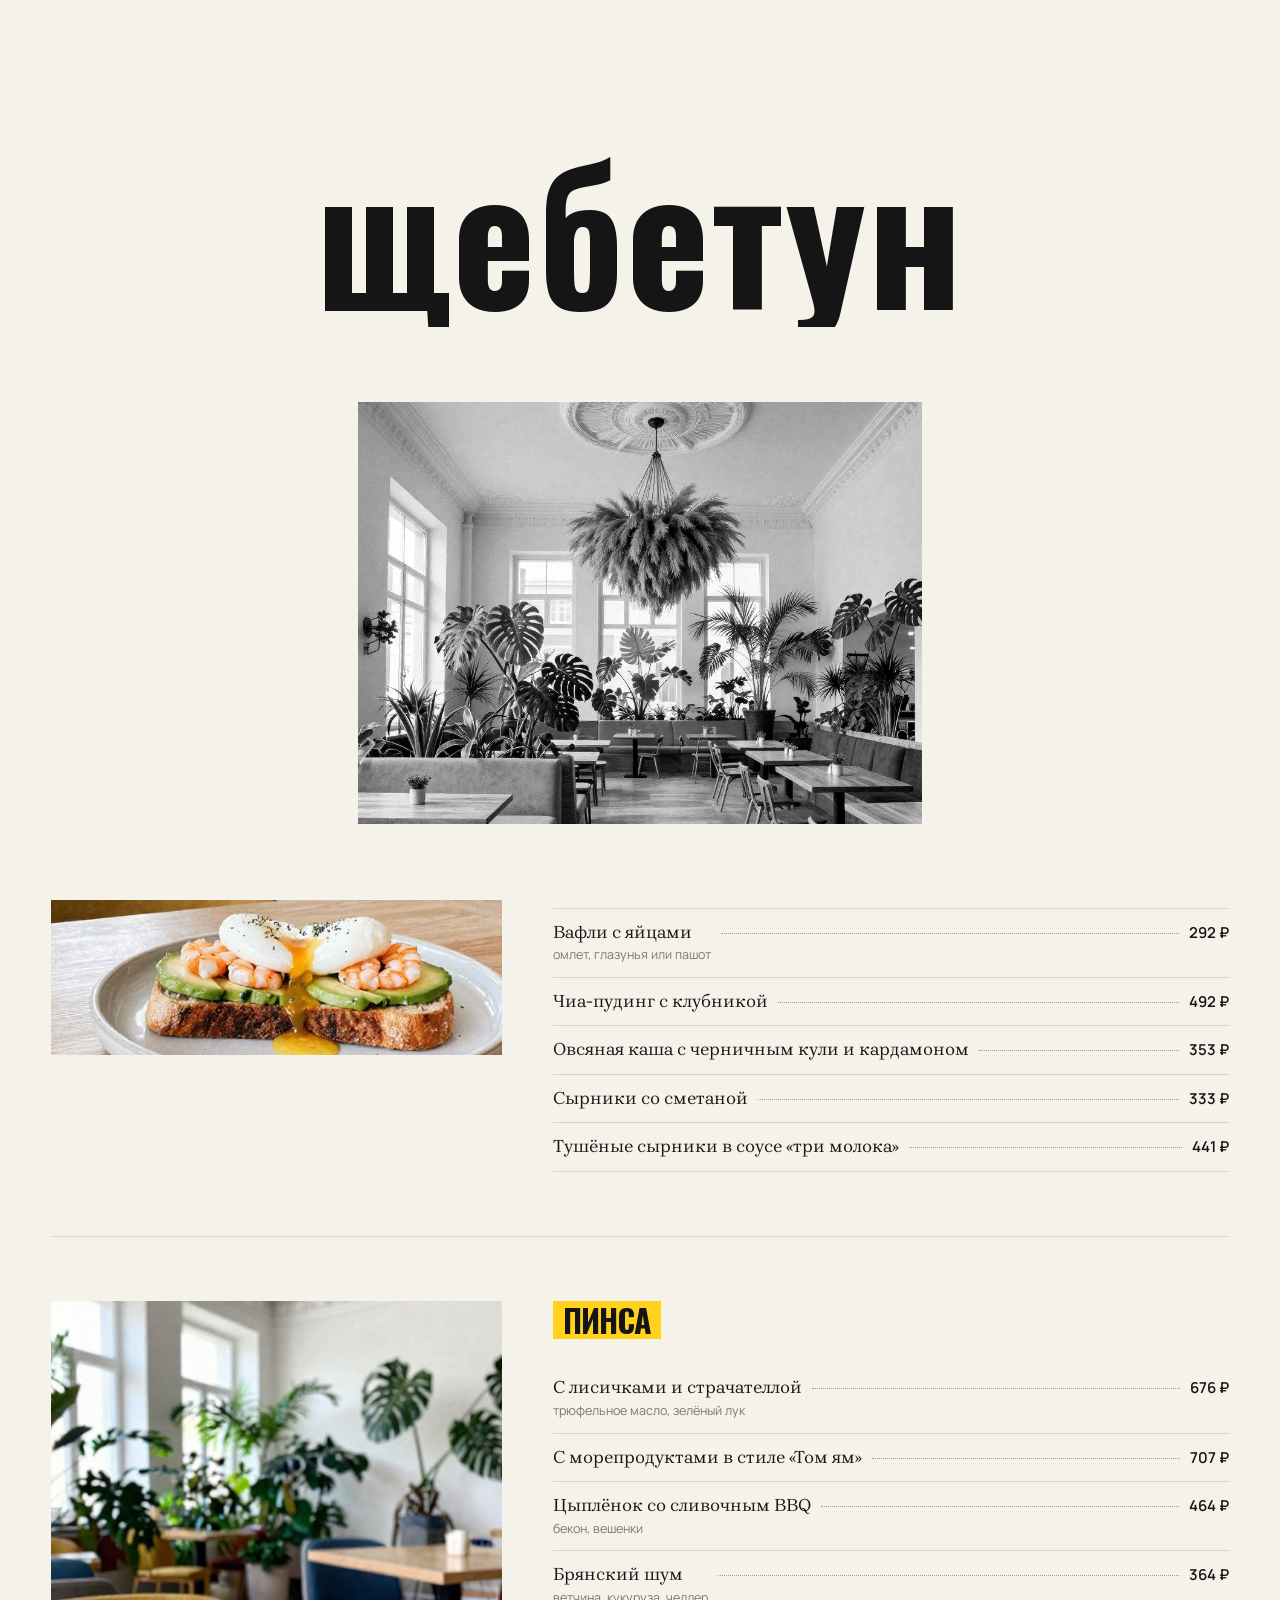
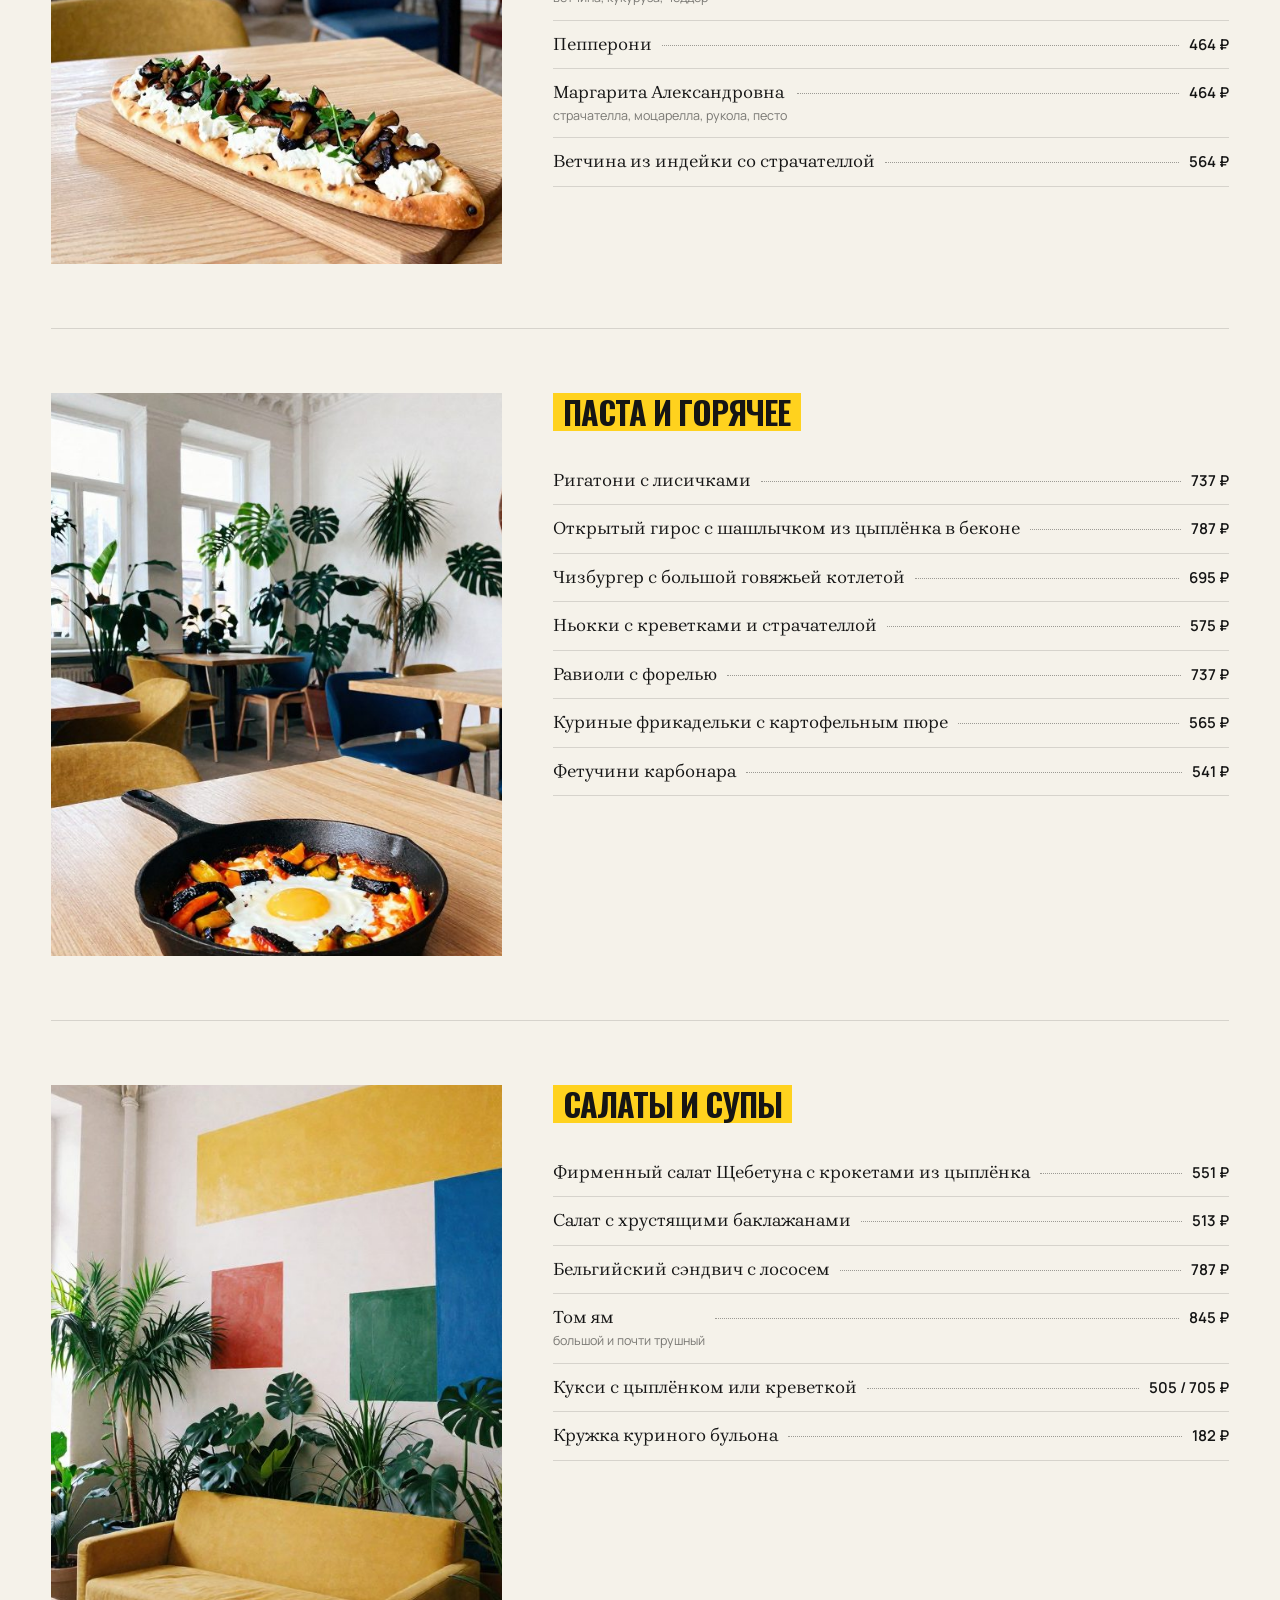
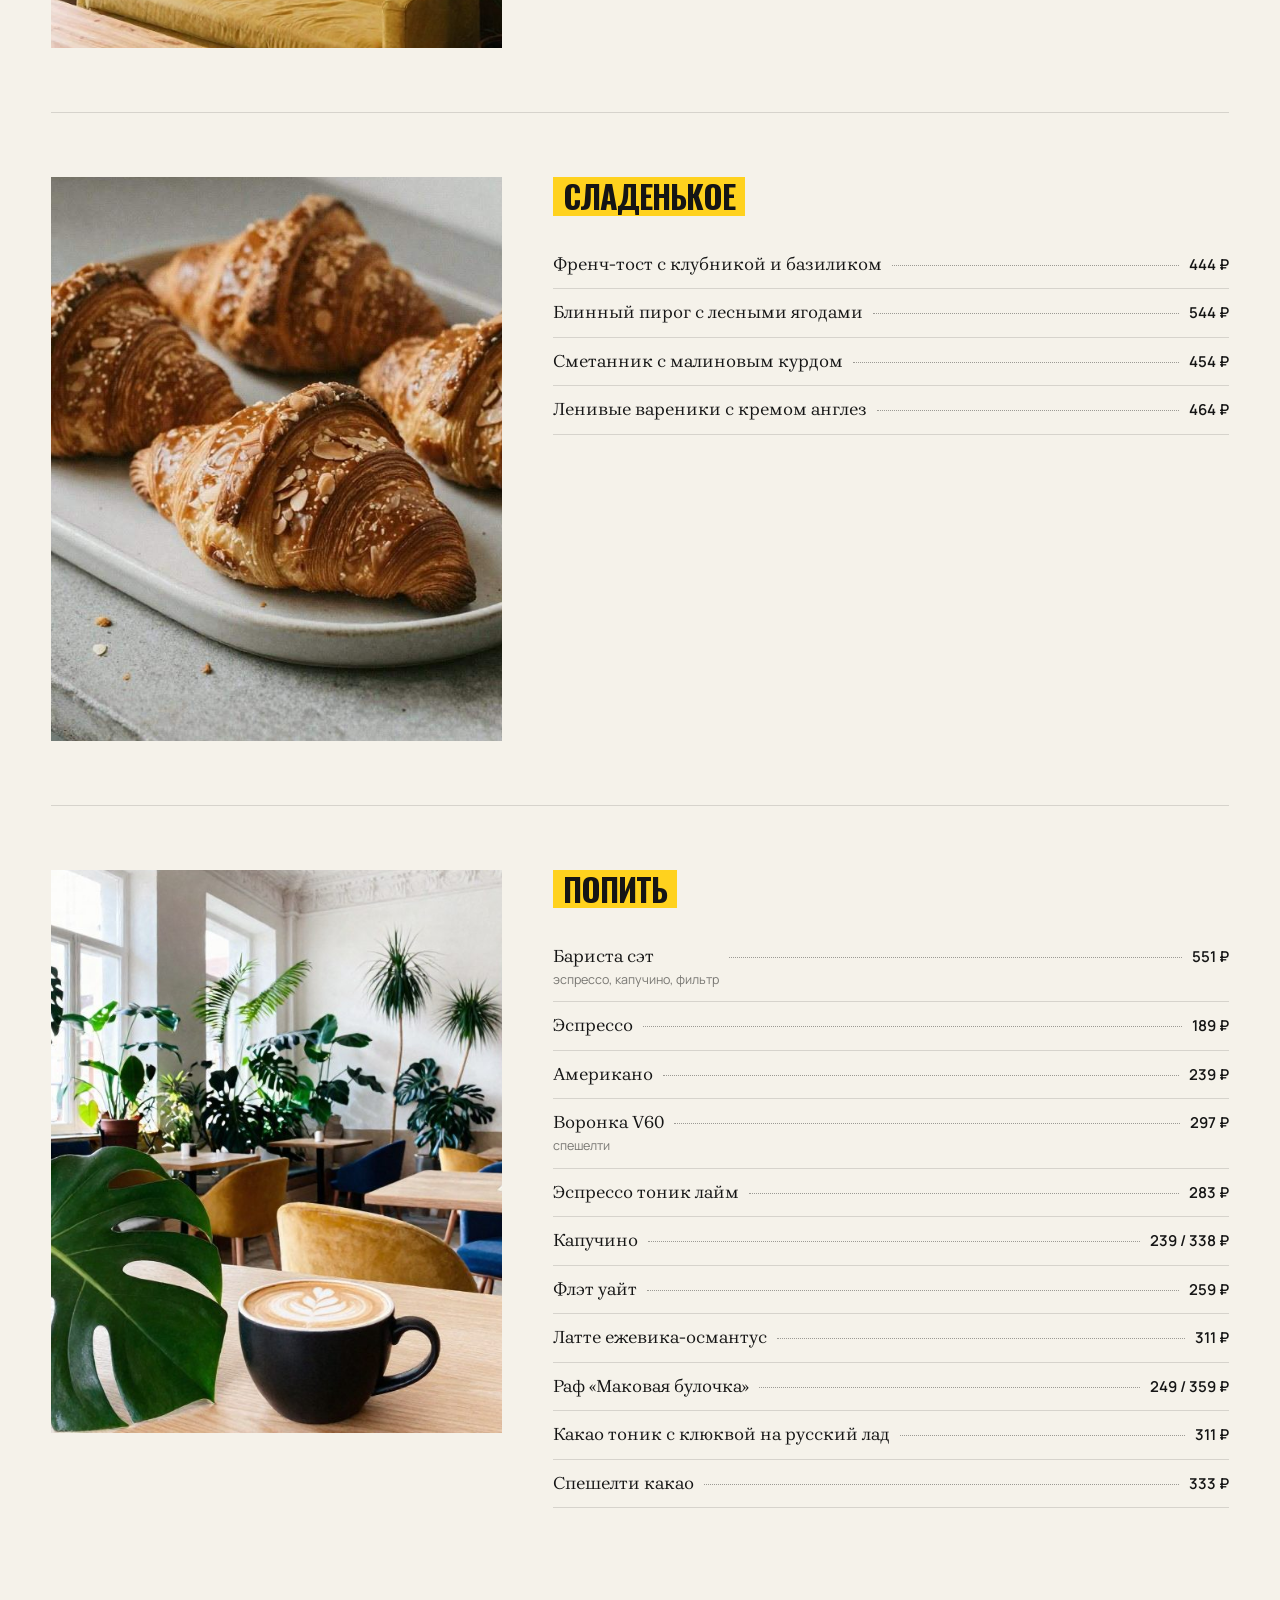
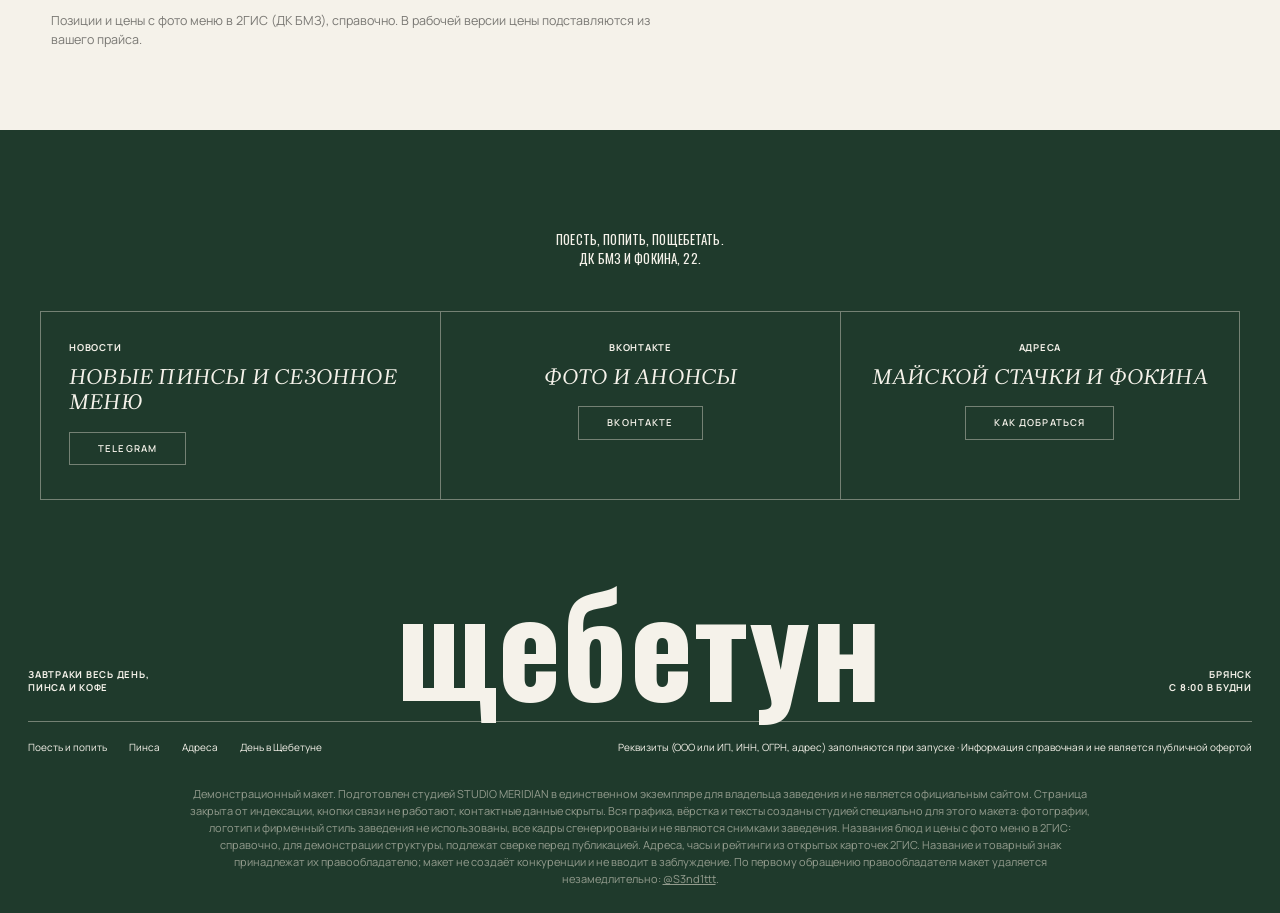
<file: menu/index.html>
<!DOCTYPE html>
<html lang="ru" data-v="1" data-base="../" class="nojs" data-tone="p">
<head>
<meta charset="UTF-8">
<meta name="viewport" content="width=device-width, initial-scale=1, viewport-fit=cover">
<meta name="robots" content="noindex, nofollow">
<title>Меню · Демо-макет сайта · STUDIO MERIDIAN</title>
<meta name="description" content="Меню кофейни «Щебетун» в Брянске: завтраки весь день, пинса, паста, супы и кофе. Цены справочно.">
<meta name="theme-color" content="#1F3A2C">
<meta property="og:type" content="website">
<meta property="og:title" content="Демо-макет сайта · STUDIO MERIDIAN">
<meta property="og:description" content="Меню кофейни «Щебетун» в Брянске: завтраки весь день, пинса, паста, супы и кофе. Цены справочно.">
<meta property="og:url" content="https://shebetun.meridianstud.ru/menu/">
<meta property="og:image" content="https://shebetun.meridianstud.ru/img/og.jpg?v=1">
<link rel="icon" href="data:image/svg+xml,%3Csvg xmlns='http://www.w3.org/2000/svg' viewBox='0 0 40 40'%3E%3Crect width='40' height='40' rx='8' fill='%23FFD21E'/%3E%3Cpath d='M6 28a14 14 0 0 1 28 0z' fill='%231F3A2C'/%3E%3Ccircle cx='27' cy='15' r='6' fill='%23D2452E'/%3E%3C/svg%3E">
<link rel="preload" href="../fonts/oswald-cyrillic.woff2" as="font" type="font/woff2" crossorigin>
<link rel="preload" href="../fonts/manrope.woff2" as="font" type="font/woff2" crossorigin>
<link rel="stylesheet" href="../skin.css?v=855cb3a8">
<link rel="stylesheet" href="../venue.css?v=6ac5371f">
<noscript><style>.curtain{display:none}</style></noscript>
</head>
<body>
<p class="demo-strip">Демо-макет студии MERIDIAN · не является официальным сайтом заведения</p>
<div class="curtain" aria-hidden="true"><p class="wm"><span style="--i:0">щ</span><span style="--i:1">е</span><span style="--i:2">б</span><span style="--i:3">е</span><span style="--i:4">т</span><span style="--i:5">у</span><span style="--i:6">н</span></p><div class="pic"><div class="pi"><img src="../img/h-hall.jpg?v=1" alt="" decoding="async" width="1152" height="768"></div></div></div>
<div class="veil" aria-hidden="true"></div>
<header class="top">
  <nav class="nav" aria-label="Разделы"><a href="../menu/" aria-current="page">Поесть и попить</a><a href="../#pinsa">Пинса</a><a href="../gde/">Адреса</a><a href="../den/">День в Щебетуне</a></nav>
  <button class="burger" type="button" aria-expanded="false" aria-controls="menu">Меню</button>
  <a class="logo" href="../" aria-label="Щебетун, на главную"><svg class="lamp" viewBox="0 0 40 40" aria-hidden="true"><path d="M6 26a14 14 0 0 1 28 0z" fill="#F2C230"/><circle cx="27" cy="14" r="6" fill="#D2452E"/><path d="M33 13l6 2-6 2z" fill="#151515"/><circle cx="28" cy="13" r="1.4" fill="#151515"/><rect x="4" y="27" width="14" height="5" fill="#2D4FA0"/><rect x="18" y="27" width="12" height="5" fill="#2E6B47"/></svg><span>щебетун</span></a>
  <div class="right"><span class="now" data-now></span><button type="button" data-hint="Телефон скрыт в демо. В рабочей версии кнопка сразу набирает номер.">Позвонить</button></div>
</header>
<div class="menu" id="menu" hidden><nav aria-label="Меню"><a href="../menu/" aria-current="page">Поесть и попить</a><a href="../#pinsa">Пинса</a><a href="../gde/">Адреса</a><a href="../den/">День в Щебетуне</a></nav></div>
<main class="menu-p" data-bg="p">

  <section class="mh"><p class="kick">Поесть и попить</p><h1 class="cap l rv"><span class="ln"><span>Меню</span></span></h1><nav class="mtabs" aria-label="Разделы меню"><a href="#zavtrak">Завтраки весь день</a><a href="#pinsa">Пинса</a><a href="#goryachee">Паста и горячее</a><a href="#supy">Салаты и супы</a><a href="#sladkoe">Сладенькое</a><a href="#popit">Попить</a></nav></section>
  <section class="mcat" id="zavtrak"><figure class="px"><img src="../img/s-avo.jpg?v=1" alt="Завтраки весь день" loading="lazy" decoding="async" width="704" height="880"></figure><div><h2 class="cap m">Завтраки весь день</h2><ul class="mlist"><li><span><b>Большой бежицкий завтрак</b><small>бриошь, драники, колбаса, глазунья, огурцы, томат</small></span><i></i><em>801 ₽</em></li><li><span><b>Бенедикт с лососем / беконом</b><small>на бриоши с голландским соусом</small></span><i></i><em>831 / 667 ₽</em></li><li><span><b>Авокадо тост с яйцом пашот и креветками</b></span><i></i><em>612 ₽</em></li><li><span><b>Шакшука с томлёными овощами и йогуртом</b></span><i></i><em>491 ₽</em></li><li><span><b>Шакшука с морепродуктами</b></span><i></i><em>721 ₽</em></li><li><span><b>Вафли «Крок-месье»</b><small>с ветчиной и сыром</small></span><i></i><em>551 ₽</em></li><li><span><b>Вафли с яйцами</b><small>омлет, глазунья или пашот</small></span><i></i><em>292 ₽</em></li><li><span><b>Чиа-пудинг с клубникой</b></span><i></i><em>492 ₽</em></li><li><span><b>Овсяная каша с черничным кули и кардамоном</b></span><i></i><em>353 ₽</em></li><li><span><b>Сырники со сметаной</b></span><i></i><em>333 ₽</em></li><li><span><b>Тушёные сырники в соусе «три молока»</b></span><i></i><em>441 ₽</em></li></ul></div></section>
  <section class="mcat" id="pinsa"><figure class="px"><img src="../img/s-pinsa.jpg?v=1" alt="Пинса" loading="lazy" decoding="async" width="704" height="880"></figure><div><h2 class="cap m">Пинса</h2><ul class="mlist"><li><span><b>С лисичками и страчателлой</b><small>трюфельное масло, зелёный лук</small></span><i></i><em>676 ₽</em></li><li><span><b>С морепродуктами в стиле «Том ям»</b></span><i></i><em>707 ₽</em></li><li><span><b>Цыплёнок со сливочным BBQ</b><small>бекон, вешенки</small></span><i></i><em>464 ₽</em></li><li><span><b>Брянский шум</b><small>ветчина, кукуруза, чеддер</small></span><i></i><em>364 ₽</em></li><li><span><b>Пепперони</b></span><i></i><em>464 ₽</em></li><li><span><b>Маргарита Александровна</b><small>страчателла, моцарелла, рукола, песто</small></span><i></i><em>464 ₽</em></li><li><span><b>Ветчина из индейки со страчателлой</b></span><i></i><em>564 ₽</em></li></ul></div></section>
  <section class="mcat" id="goryachee"><figure class="px"><img src="../img/s-shak.jpg?v=1" alt="Паста и горячее" loading="lazy" decoding="async" width="704" height="880"></figure><div><h2 class="cap m">Паста и горячее</h2><ul class="mlist"><li><span><b>Ригатони с лисичками</b></span><i></i><em>737 ₽</em></li><li><span><b>Открытый гирос с шашлычком из цыплёнка в беконе</b></span><i></i><em>787 ₽</em></li><li><span><b>Чизбургер с большой говяжьей котлетой</b></span><i></i><em>695 ₽</em></li><li><span><b>Ньокки с креветками и страчателлой</b></span><i></i><em>575 ₽</em></li><li><span><b>Равиоли с форелью</b></span><i></i><em>737 ₽</em></li><li><span><b>Куриные фрикадельки с картофельным пюре</b></span><i></i><em>565 ₽</em></li><li><span><b>Фетучини карбонара</b></span><i></i><em>541 ₽</em></li></ul></div></section>
  <section class="mcat" id="supy"><figure class="px"><img src="../img/s-wall.jpg?v=1" alt="Салаты и супы" loading="lazy" decoding="async" width="672" height="896"></figure><div><h2 class="cap m">Салаты и супы</h2><ul class="mlist"><li><span><b>Фирменный салат Щебетуна с крокетами из цыплёнка</b></span><i></i><em>551 ₽</em></li><li><span><b>Салат с хрустящими баклажанами</b></span><i></i><em>513 ₽</em></li><li><span><b>Бельгийский сэндвич с лососем</b></span><i></i><em>787 ₽</em></li><li><span><b>Том ям</b><small>большой и почти трушный</small></span><i></i><em>845 ₽</em></li><li><span><b>Кукси с цыплёнком или креветкой</b></span><i></i><em>505 / 705 ₽</em></li><li><span><b>Кружка куриного бульона</b></span><i></i><em>182 ₽</em></li></ul></div></section>
  <section class="mcat" id="sladkoe"><figure class="px"><img src="../img/s-croissant.jpg?v=1" alt="Сладенькое" loading="lazy" decoding="async" width="1280" height="960"></figure><div><h2 class="cap m">Сладенькое</h2><ul class="mlist"><li><span><b>Френч-тост с клубникой и базиликом</b></span><i></i><em>444 ₽</em></li><li><span><b>Блинный пирог с лесными ягодами</b></span><i></i><em>544 ₽</em></li><li><span><b>Сметанник с малиновым курдом</b></span><i></i><em>454 ₽</em></li><li><span><b>Ленивые вареники с кремом англез</b></span><i></i><em>464 ₽</em></li></ul></div></section>
  <section class="mcat" id="popit"><figure class="px"><img src="../img/s-latte.jpg?v=1" alt="Попить" loading="lazy" decoding="async" width="704" height="880"></figure><div><h2 class="cap m">Попить</h2><ul class="mlist"><li><span><b>Бариста сэт</b><small>эспрессо, капучино, фильтр</small></span><i></i><em>551 ₽</em></li><li><span><b>Эспрессо</b></span><i></i><em>189 ₽</em></li><li><span><b>Американо</b></span><i></i><em>239 ₽</em></li><li><span><b>Воронка V60</b><small>спешелти</small></span><i></i><em>297 ₽</em></li><li><span><b>Эспрессо тоник лайм</b></span><i></i><em>283 ₽</em></li><li><span><b>Капучино</b></span><i></i><em>239 / 338 ₽</em></li><li><span><b>Флэт уайт</b></span><i></i><em>259 ₽</em></li><li><span><b>Латте ежевика-османтус</b></span><i></i><em>311 ₽</em></li><li><span><b>Раф «Маковая булочка»</b></span><i></i><em>249 / 359 ₽</em></li><li><span><b>Какао тоник с клюквой на русский лад</b></span><i></i><em>311 ₽</em></li><li><span><b>Спешелти какао</b></span><i></i><em>333 ₽</em></li></ul></div></section>
  <p class="mnote">Позиции и цены с фото меню в 2ГИС (ДК БМЗ), справочно. В рабочей версии цены подставляются из вашего прайса.</p>
</main>
<footer class="foot" data-bg="g">
  <p class="quote">Поесть, попить, пощебетать.<br>ДК БМЗ и Фокина, 22.</p>
  <div class="boxes"><div class="box"><p class="k">Новости</p><p class="it">Новые пинсы и сезонное меню</p><button class="btn" type="button" data-hint="В рабочей версии здесь ваш Telegram-канал.">Telegram</button></div><div class="box"><p class="k">ВКонтакте</p><p class="it">Фото и анонсы</p><button class="btn" type="button" data-hint="В рабочей версии здесь ваша группа ВКонтакте.">ВКонтакте</button></div><div class="box"><p class="k">Адреса</p><p class="it">Майской Стачки и Фокина</p><a class="btn" href="../gde/">Как добраться</a></div></div>
  <div class="sig"><p class="k">Завтраки весь день,<br>пинса и кофе</p><p class="wm" aria-hidden="true">щебетун</p><p class="k r">Брянск<br>с 8:00 в будни</p></div>
  <div class="fine">
    <span><a href="../menu/">Поесть и попить</a><a href="../#pinsa">Пинса</a><a href="../gde/">Адреса</a><a href="../den/">День в Щебетуне</a></span>
    <span>Реквизиты (ООО или ИП, ИНН, ОГРН, адрес) заполняются при запуске · Информация справочная и не является публичной офертой</span>
  </div>
  <p class="note">Демонстрационный макет. Подготовлен студией STUDIO MERIDIAN в единственном экземпляре для владельца заведения и не является официальным сайтом. Страница закрыта от индексации, кнопки связи не работают, контактные данные скрыты. Вся графика, вёрстка и тексты созданы студией специально для этого макета: фотографии, логотип и фирменный стиль заведения не использованы, все кадры сгенерированы и не являются снимками заведения. Названия блюд и цены с фото меню в 2ГИС: справочно, для демонстрации структуры, подлежат сверке перед публикацией. Адреса, часы и рейтинги из открытых карточек 2ГИС. Название и товарный знак принадлежат их правообладателю; макет не создаёт конкуренции и не вводит в заблуждение. По первому обращению правообладателя макет удаляется незамедлительно: <a href="https://t.me/S3nd1ttt" target="_blank" rel="noopener">@S3nd1ttt</a>.</p>
</footer>
<div class="toast" role="status" aria-live="polite" hidden></div>
<a class="mer-badge" href="https://t.me/S3nd1ttt" target="_blank" rel="noopener">MERIDIAN · Демо</a>
<script src="../skin.js?v=9ecd316b"></script>
</body>
</html>
</file>
<file: skin.css>
/* DEMOKIT, кожа MAISON: каркас MAISON CAFÉ (шрифты Manrope и Brygada 1918, SIL OFL) для демо реальным заведениям.
   Палитра и шрифты в переменных :root, заведение переопределяет их в своём venue.css. Фон меняется по разделам data-bg. */
@font-face{font-family:'MSans';src:url(fonts/manrope.woff2) format('woff2');font-weight:400 800;font-display:swap}
@font-face{font-family:'MSerif';src:url(fonts/brygada.woff2) format('woff2');font-weight:400 700;font-style:normal;font-display:swap}
@font-face{font-family:'MSerif';src:url(fonts/brygada-italic.woff2) format('woff2');font-weight:400 700;font-style:italic;font-display:swap}

:root{
  --gr:#1E1E1C;--gr2:#282826;--pa:#F1EEE7;--li:#E2DBCC;--kr:#D3BE98;--ink:#171716;--cream:#E9E3D6;--brass:#D9B26F;--acc:var(--brass);--disp:var(--sans);
  --sans:'MSans',system-ui,sans-serif;--serif:'MSerif',Georgia,serif;
  --ease:cubic-bezier(.2,.8,.2,1);--eio:cubic-bezier(.77,0,.175,1);--eo:cubic-bezier(.25,.46,.45,.94);--hd:64px;
}
html{--bg:var(--gr);--fg:var(--cream);--mut:rgba(233,227,214,.58);--line:rgba(233,227,214,.16);--line2:rgba(233,227,214,.42);--tile:#4A5A4F}
html[data-tone=p]{--bg:var(--pa);--fg:var(--ink);--mut:rgba(23,23,22,.56);--line:rgba(23,23,22,.14);--line2:rgba(23,23,22,.4);--tile:#8E8982}
html[data-tone=l]{--bg:var(--li);--fg:var(--ink);--mut:rgba(23,23,22,.56);--line:rgba(23,23,22,.15);--line2:rgba(23,23,22,.4);--tile:#8E8982}
html[data-tone=k]{--bg:var(--kr);--fg:var(--ink);--mut:rgba(23,23,22,.6);--line:rgba(23,23,22,.18);--line2:rgba(23,23,22,.45);--tile:#8E8475}
html.en .ru,html:not(.en) .en{display:none}
*,*::before,*::after{box-sizing:border-box}
html,body{overflow-x:clip}
body{margin:0;background:var(--bg);color:var(--fg);font:400 15px/1.5 var(--sans);-webkit-font-smoothing:antialiased;transition:background-color .8s var(--ease),color .8s var(--ease)}
img,video{display:block;max-width:100%;height:auto}
a{color:inherit;text-decoration:none}
button,input{font:inherit;color:inherit}
button{background:none;border:0;padding:0;cursor:pointer}
figure{margin:0}
p{margin:0}
h1{margin:0;font:inherit}
.vh{position:absolute;width:1px;height:1px;overflow:hidden;clip:rect(0 0 0 0);white-space:nowrap}
:focus-visible{outline:1px solid currentColor;outline-offset:3px}

/* ── шрифтовые роли ── */
.cap{font:800 18px/.88 var(--disp);text-transform:uppercase;letter-spacing:-.035em;margin:0}
.cap.xl{font-size:clamp(56px,8.6vw,136px)}
.cap.l{font-size:clamp(40px,5.2vw,82px)}
.cap.m{font-size:clamp(24px,2.5vw,38px);line-height:.94;letter-spacing:-.03em}
.cap.s{font-size:15px;line-height:1.05;letter-spacing:-.01em}
.cap.s2{font-size:clamp(22px,2vw,28px);line-height:.95;letter-spacing:-.02em}
.kick{font:400 20px/1.2 var(--serif);margin-bottom:14px;letter-spacing:-.01em}
.lead{font-size:14px;line-height:1.5;margin-top:28px}
.k{font:700 9.5px/1.35 var(--sans);text-transform:uppercase;letter-spacing:.08em}
.btn{display:inline-block;border:1px solid var(--line2);padding:11px 28px;font:600 9.5px/1 var(--sans);text-transform:uppercase;letter-spacing:.12em;transition:background .3s,color .3s,border-color .3s}
.btn:hover{background:var(--fg);color:var(--bg);border-color:var(--fg)}

/* ── проявление заголовков по строкам (маска) и мягкое появление ── */
.ln{display:block;overflow:hidden;padding-bottom:.13em;margin-bottom:-.13em}
.ln>span{display:block;transform:translateY(108%);transition:transform 1.1s var(--ease)}
.ln:nth-child(2)>span{transition-delay:.09s}.ln:nth-child(3)>span{transition-delay:.18s}
.rv.in .ln>span{transform:none}
.rv-f{opacity:0;transform:translateY(16px);transition:opacity 1s var(--ease) .25s,transform 1s var(--ease) .25s}
.rv-f.in{opacity:1;transform:none}
html.nojs .ln>span,html.nojs .rv-f{transform:none;opacity:1}

/* ── шторка-загрузчик: знак, снизу поднимается кадр, потом шторка уходит вверх ── */
.curtain{position:fixed;inset:0;z-index:200;background:var(--pa);color:var(--ink);display:flex;flex-direction:column;align-items:center;justify-content:center;overflow:hidden;transition:transform 1.1s var(--eio)}
.curtain .wm{font:500 clamp(84px,14vw,230px)/.86 var(--serif);letter-spacing:-.045em;position:relative;z-index:2;overflow:hidden;padding:0 .04em .12em;white-space:nowrap}
.curtain .wm span{display:inline-block;transform:translateY(110%);transition:transform 1.25s var(--eio) calc(var(--i) * 45ms)}
.curtain .pic{width:min(44vw,620px);aspect-ratio:4/3;overflow:hidden;margin-top:-.1em;transform:translateY(80vh);transition:transform 1.6s var(--eio) .2s}
.curtain .pi{width:100%;height:100%;transform:translateY(-10%) scale(1.1);transition:transform 1.6s var(--eio) .2s}
.curtain .pic img{width:100%;height:100%;object-fit:cover;filter:grayscale(1) contrast(1.05)}
html.c1 .curtain .wm span{transform:none}
html.c1 .curtain .pic{transform:translateY(18%)}
html.c1 .curtain .pi{transform:translateY(0) scale(1.1)}
html.c2 .curtain{transform:translateY(-100%)}
html.c2 .curtain .pi{transform:translateY(40%) scale(1.2)}
html.quick .curtain{background:var(--gr);color:var(--cream);transition-duration:.8s}
html.quick .curtain .pic{display:none}
html.quick .curtain .wm span{transition-duration:.7s;transition-delay:calc(var(--i) * 18ms)}
html.c3 .curtain{display:none}
/* шторка между страницами: графит опускается сверху, новая страница открывается из-под неё */
.veil{position:fixed;inset:0;z-index:190;background:var(--gr);transform:translateY(-100%);transition:transform .75s var(--eio);pointer-events:none}
html.leaving .veil{transform:none}

/* ── шапка ── */
.top{position:sticky;top:0;z-index:50;height:var(--hd);display:grid;grid-template-columns:1fr auto 1fr;align-items:center;padding:0 28px;background:var(--bg);border-bottom:1px solid var(--line);transition:background-color .8s var(--ease),transform .5s cubic-bezier(.455,.03,.515,.955)}
html.hd-up .top{transform:translateY(-101%)}
.nav{display:flex;gap:22px;font-size:11.5px}
.nav a{position:relative;padding:4px 0}
.nav a::after{content:'';position:absolute;left:50%;bottom:-3px;height:1px;width:0;background:currentColor;transform:translateX(-50%);transition:width .5s cubic-bezier(.455,.03,.515,.955)}
.nav a:hover::after{width:100%}
.nav a[aria-current]::after{width:14px}
.nav a[aria-current]:hover::after{width:100%}
.logo{font:500 33px/1 var(--serif);letter-spacing:-.035em;white-space:nowrap}
.right{display:flex;justify-content:flex-end;align-items:center;gap:18px;font-size:11.5px;white-space:nowrap}
.langs{display:flex;gap:9px}
.langs button{color:var(--mut)}
.langs button[aria-pressed=true]{color:var(--fg)}
.burger{display:none;font-size:11.5px;justify-self:start}
.menu{position:fixed;inset:var(--hd) 0 0;z-index:49;background:var(--bg);padding:30px 24px}
.menu nav{display:flex;flex-direction:column;gap:6px}
.menu a{font:800 34px/1.05 var(--sans);text-transform:uppercase;letter-spacing:-.03em}

/* ── первый экран ── */
.hero{min-height:calc(100svh - var(--hd));display:flex;flex-direction:column;align-items:center;justify-content:center;text-align:center;padding:60px 24px 90px}
.hero .lead{max-width:520px}
.hero .btn{margin-top:30px}

/* ── пара видео: растёт по прокрутке ── */
.duo{height:190vh;--k:0}
.duo .stick{position:sticky;top:var(--hd);height:calc(100svh - var(--hd));display:grid;place-items:center}
.duo .pair{display:grid;grid-template-columns:1fr 1fr;width:calc(54vw + 36vw * var(--k));max-width:calc((100svh - var(--hd) - 60px) * 1.7)}
.duo figure{aspect-ratio:5/6;overflow:hidden;background:var(--gr2)}
.duo img,.duo video{width:100%;height:100%;object-fit:cover}

/* ── линейки и сетка пачек ── */
.ranges{padding:130px 24px 120px;text-align:center}
.grid{display:grid;grid-template-columns:repeat(3,1fr);gap:22px;max-width:1260px;margin:56px auto 50px;text-align:left}
.card{display:block}
.card .ph{position:relative;display:block;aspect-ratio:4/5;overflow:hidden;background:var(--tile)}
.card .ph img{position:absolute;inset:0;width:100%;height:100%;object-fit:cover;transition:opacity .6s var(--ease),transform 1.2s var(--ease)}
.card .ph .alt{opacity:0}
.card:hover .ph .alt{opacity:1}
.card:hover .ph img{transform:scale(1.025)}
.card .meta{display:grid;grid-template-columns:1fr auto;gap:2px 12px;padding:14px 0 6px}
.card .meta b{font:800 12.5px/1.2 var(--sans);text-transform:uppercase;letter-spacing:-.01em}
.card .meta .pr{position:relative;font-size:10.5px;padding-bottom:2px;align-self:start}
.card .meta .pr::after{content:'';position:absolute;left:0;right:0;bottom:0;height:1px;background:currentColor;transform:scaleX(0);transform-origin:left;transition:transform .5s cubic-bezier(.455,.03,.515,.955)}
.card:hover .meta .pr::after{transform:scaleX(1)}
.card .meta small{grid-column:1/-1;font-size:11px;color:var(--mut)}
.card[hidden]{display:none}
.tabs{display:flex;flex-wrap:wrap;justify-content:center;gap:8px;margin-top:36px}
.tabs button{border:1px solid var(--line);padding:9px 16px;font:600 9.5px/1 var(--sans);text-transform:uppercase;letter-spacing:.1em}
.tabs button[aria-pressed=true]{background:var(--fg);color:var(--bg);border-color:var(--fg)}
.shop .grid{margin-top:40px}
.banner{padding:140px 24px;text-align:center}
.banner .lead{max-width:460px;margin:26px auto 0}

/* ── парящий коллаж ── */
.collage{position:relative;padding:40px 0 120px}
.fl{position:relative;height:150vh;max-width:1400px;margin:0 auto}
.fl figure{position:absolute;overflow:hidden;background:var(--gr2);will-change:transform}
.fl img{width:100%;height:100%;object-fit:cover}
.fl .c0{left:50%;top:6vh;width:min(36vw,520px);aspect-ratio:3/4;margin-left:calc(min(36vw,520px) / -2);z-index:1}
.fl .c1{left:12%;top:26vh;width:11vw;aspect-ratio:4/5;z-index:2}
.fl .c2{right:13%;top:12vh;width:10vw;aspect-ratio:3/4}
.fl .c3{left:23%;top:96vh;width:10vw;aspect-ratio:1;z-index:2}
.fl .c4{right:22%;top:104vh;width:11vw;aspect-ratio:1;z-index:2}
.fl .c5{left:6%;top:70vh;width:9vw;aspect-ratio:1}
.collage .say{text-align:center;padding:0 24px;margin-top:-8vh;position:relative;z-index:3}
.collage .say .btn{margin-top:30px}

/* ── обжарка во всю ширину ── */
.roast .wide{height:100svh;overflow:hidden;background:var(--gr2)}
.roast .wide img,.roast .wide video{width:100%;height:100%;object-fit:cover;transform:scale(var(--z,1.12));will-change:transform}

/* ── кофейни на главной ── */
.stores{padding:120px 24px 110px;text-align:center}
.rows{max-width:1400px;margin:44px auto 40px;border-top:1px solid var(--line);text-align:left}
.ex{border-bottom:1px solid var(--line);transition:background .4s}
.ex.open{background:rgba(255,255,255,.05)}
.row{display:grid;grid-template-columns:auto 1fr auto;align-items:baseline;gap:16px;width:100%;text-align:left;padding:22px 18px 18px;transition:padding .5s var(--ease)}
.row b{font:800 clamp(24px,3.6vw,54px)/.95 var(--sans);letter-spacing:-.035em;text-transform:uppercase}
.row .ad{font:400 clamp(13px,1.5vw,22px)/1.2 var(--serif);color:var(--mut)}
.row .more{display:flex;align-items:center;gap:10px;font:600 9px/1 var(--sans);text-transform:uppercase;letter-spacing:.1em;opacity:.55;transition:opacity .3s}
.row .more svg{width:22px;height:22px;border-radius:50%;transition:transform .5s var(--ease),background .5s,color .5s}
.row:hover{padding-left:28px}
.row:hover .more,.ex.open .more{opacity:1}
.row:hover .more svg{background:var(--fg);color:var(--bg)}
.ex.open .more svg{transform:rotate(45deg)}
.exb{display:grid;grid-template-rows:0fr;transition:grid-template-rows .9s cubic-bezier(.645,.045,.355,1)}
.ex.open .exb{grid-template-rows:1fr}
.exi{overflow:hidden}
.drag{display:flex;gap:16px;overflow-x:auto;scrollbar-width:none;padding:6px 18px 40px;cursor:grab;user-select:none;-webkit-user-select:none}
.drag::-webkit-scrollbar{display:none}
.drag.grabbing{cursor:grabbing}
.drag figure{flex:0 0 min(22vw,300px);aspect-ratio:2/3;overflow:hidden;background:var(--gr2)}
.drag img{width:100%;height:100%;object-fit:cover;pointer-events:none}
.drag .info{flex:0 0 260px;display:flex;flex-direction:column;justify-content:flex-end;gap:14px;padding:0 10px}
.drag .info .it{font:italic 400 22px/1.2 var(--serif)}
.drag .info .k{color:var(--mut)}
.drag .info .btn{align-self:flex-start}

/* ── плейлист: курсивная бегущая строка, обложка у курсора ── */
.playlist{padding:110px 0 120px;text-align:center;position:relative}
.mqs{margin:40px 0 44px}
.mq{overflow:hidden;white-space:nowrap}
.mqi{display:inline-block;font:italic 400 max(36px,5.4vw)/1.2 var(--serif);letter-spacing:-.02em;animation:mq 90s linear infinite}
.mq.rev .mqi{animation-direction:reverse;animation-duration:110s}
.mqs:hover .mqi{animation-play-state:paused}
.tr{padding:0 .12em;transition:color .3s}
.mqs:hover .tr{color:var(--mut)}
.mqs .tr:hover{color:var(--fg)}
@keyframes mq{to{transform:translateX(-50%)}}
.cover{position:fixed;left:0;top:0;width:200px;aspect-ratio:1;pointer-events:none;z-index:40;opacity:0;transform:translate(-50%,-50%) scale(.85);transition:opacity .25s,transform .35s var(--ease)}
.cover.on{opacity:1;transform:translate(-50%,-50%) scale(1)}
.cover img{width:100%;height:100%;object-fit:cover;box-shadow:0 18px 40px rgba(0,0,0,.35)}
.pl-note{margin-top:14px;font-size:12px;color:var(--mut)}

/* ── подвал ── */
.foot{background:var(--gr);color:var(--cream);--mut:rgba(233,227,214,.58);--line:rgba(233,227,214,.16);--line2:rgba(233,227,214,.42);padding:100px 28px 26px}
.foot .quote{text-align:center;font-size:13px;line-height:1.45}
.boxes{display:grid;grid-template-columns:repeat(3,1fr);max-width:1200px;margin:44px auto 90px;border:1px solid var(--line2)}
.box{padding:30px 28px 34px;display:flex;flex-direction:column;align-items:center;text-align:center;gap:10px}
.box+.box{border-left:1px solid var(--line2)}
.box:first-child{align-items:flex-start;text-align:left}
.box .it{font:italic 400 22px/1.15 var(--serif);margin-bottom:6px}
.mail{display:flex;width:min(260px,100%);border-bottom:1px solid var(--line2)}
.mail input{flex:1;min-width:0;background:none;border:0;padding:8px 0;font-size:12px;outline:0}
.mail input::placeholder{color:var(--mut)}
.mail button{padding:0 4px}
.said{font-size:11px;color:var(--mut)}
.foot .btn:hover{background:var(--cream);color:var(--gr);border-color:var(--cream)}
.sig{display:grid;grid-template-columns:1fr auto 1fr;align-items:end;max-width:1400px;margin:0 auto;padding-bottom:26px;border-bottom:1px solid var(--line2)}
.sig .wm{font:500 clamp(70px,10.5vw,168px)/.78 var(--serif);letter-spacing:-.05em;white-space:nowrap}
.sig .r{text-align:right}
.fine{display:flex;justify-content:space-between;gap:20px;flex-wrap:wrap;max-width:1400px;margin:18px auto 0;font-size:10px}
.fine span:first-child{display:flex;gap:22px}
.fine a:hover{text-decoration:underline}
.foot .note{max-width:1400px;margin:22px auto 0;font-size:10.5px;line-height:1.5;color:var(--mut)}
.foot .note a{text-decoration:underline}

/* ── корзина ── */
.cart{position:fixed;inset:0;z-index:120;background:rgba(10,10,9,.42);opacity:0;visibility:hidden;transition:opacity .4s,visibility .4s}
.cart.open{opacity:1;visibility:visible}
.cart .panel{position:absolute;top:0;right:0;bottom:0;width:min(440px,100%);background:var(--pa);color:var(--ink);display:flex;flex-direction:column;transform:translateX(100%);transition:transform .6s var(--ease)}
.cart.open .panel{transform:none}
.cart .hd{display:flex;justify-content:space-between;align-items:center;padding:0 24px;height:var(--hd);border-bottom:1px solid rgba(23,23,22,.14)}
.cart .x{font-size:11.5px}
.cart .body{flex:1;overflow:auto;padding:22px 24px}
.cart ul{list-style:none;margin:0;padding:0}
.cart li{display:grid;grid-template-columns:72px 1fr auto;gap:14px;align-items:center;padding:12px 0;border-bottom:1px solid rgba(23,23,22,.12)}
.cart li img{width:72px;aspect-ratio:4/5;object-fit:cover;background:#8E8982}
.cart li b{display:block;font:800 12px/1.2 var(--sans);text-transform:uppercase}
.cart li small{display:block;font-size:11px;color:rgba(23,23,22,.6);margin-top:3px}
.cart .q{display:flex;align-items:center;gap:10px;font-size:12px}
.cart .q button{width:22px;height:22px;border:1px solid rgba(23,23,22,.3)}
.cart .sum{display:flex;justify-content:space-between;margin:20px 0;font:800 13px/1 var(--sans);text-transform:uppercase}
.cart .go{display:block;text-align:center;background:var(--ink);color:var(--pa);padding:15px;font:600 10px/1 var(--sans);text-transform:uppercase;letter-spacing:.12em}
.cart .fine2{margin-top:12px;font-size:11px;color:rgba(23,23,22,.6)}
.cart .empty{text-align:center;padding-top:60px}
.cart .empty p{font:italic 400 22px/1.2 var(--serif);margin-bottom:22px}
.cart .empty .btn{border-color:rgba(23,23,22,.4)}

/* ── страница товара ── */
.pdp .buy{display:grid;grid-template-columns:minmax(0,1.62fr) minmax(320px,1fr);border-bottom:1px solid var(--line)}
.pics{display:grid;grid-template-columns:1.62fr 1fr}
.pics figure{overflow:hidden;background:var(--tile)}
.pics .a{grid-column:1/-1;aspect-ratio:1/1.02}
.pics .b,.pics .c{aspect-ratio:1/1}
.pics .c{aspect-ratio:auto}
.pics img{width:100%;height:100%;object-fit:cover}
.panel{border-left:1px solid var(--line)}
.panel .in{position:sticky;top:var(--hd);padding:36px 40px 44px}
.panel .k{color:var(--mut)}
.panel h1{margin-top:10px}
.notes{font:italic 400 15px/1.35 var(--serif);margin-top:12px}
.price{font-size:13px;margin-top:14px}
.opt{margin-top:22px}
.seg{display:flex;flex-wrap:wrap;gap:6px;margin-top:8px}
.seg button{border:1px solid var(--line);padding:8px 12px;font-size:11px}
.seg button[aria-pressed=true]{border-color:var(--fg)}
.addrow{display:grid;grid-template-columns:auto 1fr;gap:8px;margin-top:24px}
.qty{display:flex;align-items:center;border:1px solid var(--line2)}
.qty button{width:34px;height:40px}
.qty span{min-width:20px;text-align:center;font-size:12px}
.add{background:var(--fg);color:var(--bg);font:600 9.5px/1 var(--sans);text-transform:uppercase;letter-spacing:.12em;transition:opacity .3s}
.add:hover{opacity:.85}
.add.done{opacity:.6}
.pts{list-style:none;padding:0;margin:24px 0 30px}
.panel dl{margin:0}
.panel dl div{display:grid;grid-template-columns:110px 1fr;gap:14px;padding:16px 0;border-top:1px solid var(--line2)}
.panel dt{font:800 9px/1.4 var(--sans);text-transform:uppercase;letter-spacing:.06em}
.panel dd{margin:0;font-size:11.5px;line-height:1.45}
.act{display:grid;grid-template-columns:minmax(0,1.62fr) minmax(320px,1fr);border-bottom:1px solid var(--line)}
.act .cell{border-bottom:1px solid var(--line)}
.act .cell:nth-child(odd){border-right:1px solid var(--line)}
.act .circ{display:grid;place-items:center;padding:60px}
.act .circ .px{width:min(30vw,380px);aspect-ratio:1;border-radius:50%;background:var(--tile)}
.act .txt{padding:46px 40px;display:flex;flex-direction:column;justify-content:center;gap:18px}
.act .txt.c{align-items:center;text-align:center}
.act .wide2{min-height:44vh;position:relative;background:var(--tile)}
.act .wide2 .px{position:absolute;inset:0}
.act .sm{font-size:12px;max-width:260px;color:var(--mut)}
.sign{width:90px;height:52px}
.ranges.more{padding-top:110px}

/* ── кофейни: список и своя карта ── */
.find{display:grid;grid-template-columns:400px 1fr;height:calc(100svh - var(--hd))}
.find .list{padding:30px 28px;overflow:auto;border-right:1px solid var(--line)}
.find .q{width:100%;border:1px solid var(--line2);background:none;padding:12px 14px;font-size:11px;letter-spacing:.06em;text-transform:uppercase;outline:0}
.find .q::placeholder{color:var(--mut)}
.spots{list-style:none;margin:20px 0 0;padding:0}
.spots button{display:block;width:100%;text-align:left;padding:18px 0;border-bottom:1px solid var(--line)}
.spots b{display:block;font:800 13px/1.2 var(--sans);text-transform:uppercase;letter-spacing:-.01em}
.spots .ad{display:block;font:400 13px/1.3 var(--serif);margin:6px 0 4px}
.spots .k{color:var(--mut)}
.spots button[aria-current] b{text-decoration:underline;text-underline-offset:4px}
.mapbox{position:relative;overflow:hidden;background:#DCD5C6;touch-action:none;cursor:grab}
.mapbox.grab{cursor:grabbing}
.mapbox .layer{position:absolute;left:0;top:0;transform-origin:0 0}
.mapbox .layer svg{display:block}
.mapbox .zoom{position:absolute;right:16px;top:16px;z-index:3;display:flex;flex-direction:column;border:1px solid rgba(23,23,22,.3);background:var(--pa)}
.mapbox .zoom button{width:34px;height:34px;color:var(--ink)}
.mapbox .zoom button+button{border-top:1px solid rgba(23,23,22,.2)}
.mapbox .attr{position:absolute;right:10px;bottom:8px;z-index:3;font-size:9.5px;color:rgba(23,23,22,.65);background:rgba(241,238,231,.8);padding:2px 6px}
.pin{position:absolute;z-index:2;width:34px;height:34px;margin:-17px 0 0 -17px;border-radius:50%;background:var(--ink);color:var(--pa);display:grid;place-items:center;font:500 19px/1 var(--serif);box-shadow:0 0 0 3px var(--pa);transition:transform .3s var(--ease)}
.pin::before{content:'m';margin-top:-3px}
.pin i{position:absolute;left:44px;top:50%;transform:translateY(-50%);white-space:nowrap;font:800 10px/1 var(--sans);font-style:normal;text-transform:uppercase;letter-spacing:.04em;color:var(--ink);background:var(--pa);padding:6px 8px;opacity:0;transition:opacity .3s;pointer-events:none}
.pin.on{transform:scale(1.18)}
.pin.on i,.pin:hover i{opacity:1}

/* ── день сети ── */
.dh{text-align:center;padding:70px 24px 60px}
.script{font:italic 400 clamp(88px,13vw,210px)/.92 var(--serif);letter-spacing:-.03em;margin:0}
.dh .lead{margin-top:18px}
.mas{display:grid;grid-template-columns:repeat(3,1fr);gap:44px;max-width:1260px;margin:0 auto;padding:20px 24px 130px}
.mas .col{display:flex;flex-direction:column;gap:56px}
.mas .col:nth-child(2){padding-top:110px}
.mas .col:nth-child(3){padding-top:40px}
.mas .px{background:var(--tile)}
.mas .t .px{aspect-ratio:3/4}
.mas .w .px{aspect-ratio:4/3}
.mas .cap2{display:grid;gap:4px;margin-top:12px;font-size:12px;line-height:1.45}
.mas .cap2 .k{color:var(--mut)}
.mas .cap2 b{font:800 12.5px/1.2 var(--sans);text-transform:uppercase}
.qt{border:1px solid var(--line2);padding:28px 26px;display:flex;flex-direction:column;gap:22px;min-height:220px;justify-content:space-between}
.qt .cap{font-size:clamp(20px,1.8vw,26px)}

/* ── вакансии ── */
.jh{text-align:center;padding:90px 24px 70px}
.jh .big{font:400 clamp(28px,3.3vw,50px)/1.14 var(--serif);max-width:1000px;margin:22px auto 0;letter-spacing:-.015em}
.jg{display:grid;grid-template-columns:1.2fr 1fr;gap:64px;align-items:center;max-width:1240px;margin:0 auto;padding:0 24px 90px}
.jg .px{aspect-ratio:4/3;background:var(--tile)}
.jg .sm{font-size:13px;line-height:1.55;margin:16px 0 26px;max-width:420px}
.roles{list-style:none;margin:0;padding:0;border-top:1px solid var(--line2)}
.roles li{display:grid;grid-template-columns:1fr auto;gap:2px 16px;padding:14px 0;border-bottom:1px solid var(--line2)}
.roles b{font:800 13px/1.2 var(--sans);text-transform:uppercase}
.roles .ad{font:400 13px/1.3 var(--serif);grid-column:1}
.roles .k{grid-row:1/3;grid-column:2;align-self:center;color:var(--mut)}
.jbox{padding:0 24px 130px}
.jbox .frame{max-width:760px;margin:0 auto;border:1px solid var(--line2);padding:64px 24px;text-align:center;display:flex;flex-direction:column;align-items:center;gap:16px}
.jbox .it{font:italic 400 30px/1.1 var(--serif)}
.jbox .tg{font:800 20px/1.2 var(--sans);border-bottom:1px solid currentColor;padding-bottom:2px}
.jbox .k{color:var(--mut)}

/* ── о нас ── */
.about{background-image:radial-gradient(rgba(255,255,255,.035) 1px,transparent 1px);background-size:3px 3px}
.ah{position:relative;max-width:1060px;margin:0 auto;padding:130px 24px 110px}
.ah .who{position:absolute;right:24px;top:40px;text-align:right;color:var(--mut)}
.ah .big{font:400 clamp(26px,2.9vw,44px)/1.2 var(--serif);letter-spacing:-.015em}
.ah .big+.big{margin-top:.6em}
.trio{display:grid;grid-template-columns:1fr 1.25fr 1fr;gap:18px;padding:0 28px 110px;align-items:end}
.trio .px{aspect-ratio:3/4;background:var(--tile)}
.trio .tf:nth-child(2) .px{aspect-ratio:4/5}
.trio .tf .k{margin-top:10px;color:var(--mut)}
.nums{display:grid;grid-template-columns:repeat(4,1fr);border-top:1px solid var(--line);border-bottom:1px solid var(--line);margin:0 28px 110px}
.nums div{padding:34px 24px;display:flex;flex-direction:column;gap:10px}
.nums div+div{border-left:1px solid var(--line)}
.nums b{font:800 clamp(44px,5vw,76px)/.9 var(--sans);letter-spacing:-.04em}

/* ── кадры в рамках: внутри чуть больше рамки, едут при прокрутке, при появлении уменьшаются со 110 % ── */
.px{position:relative;overflow:hidden}
.px>img,.px>video{display:block;width:100%;height:100%;object-fit:cover;scale:1.26;translate:0 var(--py,0px);transition:scale 1.8s var(--eo)}
.px.in>img,.px.in>video{scale:1.14}
.pics .px>img{scale:1.08;object-position:50% 58%}
.pics .px.in>img{scale:1.03}
.duo .px>video,.duo .px>img{scale:1.08}
.duo .px.in>video,.duo .px.in>img{scale:1.02}
.sd img{scale:1.1;transition:opacity .6s var(--ease),transform 1.2s var(--ease),scale 1.6s var(--eo)}
.sd.in img{scale:1}
.cap.xxl{font-size:clamp(56px,10.3vw,190px);line-height:.82}
.btn.dark{background:var(--ink);color:var(--pa);border-color:var(--ink)}
.btn.dark:hover{background:transparent;color:var(--ink)}
.foot .fine a{position:relative}
.foot .fine a::after{content:'';position:absolute;left:0;right:0;top:calc(100% + 3px);height:1px;background:currentColor;transform:scaleX(0);transition:transform .5s cubic-bezier(.455,.03,.515,.955)}
.foot .fine a:hover{text-decoration:none}
.foot .fine a:hover::after{transform:scaleX(1)}

/* ── страница сорта: свежесть, вкус, рецепт, подписка, пара, финал, плашка ── */
.fresh{display:flex;align-items:center;gap:8px;font-size:11.5px;margin-top:10px}
.fresh i{width:7px;height:7px;border-radius:50%;background:#6E9B5C;box-shadow:0 0 0 0 rgba(110,155,92,.6);animation:pulse 2.4s infinite}
@keyframes pulse{70%{box-shadow:0 0 0 7px rgba(110,155,92,0)}100%{box-shadow:0 0 0 0 rgba(110,155,92,0)}}
.bars{display:grid;gap:7px;margin-top:20px}
.bar{display:grid;grid-template-columns:96px 1fr;align-items:center}
.bar .k{color:var(--mut)}
.bar .dots{display:flex;gap:4px}
.bar i{width:22px;height:4px;background:var(--line);transition:background .6s}
.bar i.on{background:var(--fg)}
.rc{font:italic 400 13.5px/1.4 var(--serif);margin-top:10px;padding-left:12px;border-left:1px solid var(--line2)}
.seg b{font-weight:800;margin-left:4px}
.add{position:relative;overflow:hidden}
.add .t2{position:absolute;inset:0;display:grid;place-items:center;transform:translateY(100%);transition:transform .5s var(--eio)}
.add .t1{display:block;transition:transform .5s var(--eio)}
.add.done .t1{transform:translateY(-140%)}
.add.done .t2{transform:none}
.pairl{display:grid;gap:4px;margin-top:6px;padding:16px 0 0;border-top:1px solid var(--line2)}
.pairl .k{color:var(--mut)}
.pairl b{font:800 13px/1.2 var(--sans);text-transform:uppercase}
.pairl small{font-size:11.5px;color:var(--mut)}
.pairl:hover b{text-decoration:underline;text-underline-offset:3px}
.closing{text-align:center;padding:130px 24px 140px;border-top:1px solid var(--line)}
.closing .big{font:400 clamp(26px,3vw,46px)/1.2 var(--serif);letter-spacing:-.015em;max-width:1000px;margin:0 auto 34px}
.pwrap{position:relative;min-width:0}
.gdots{display:none}
.mbar{display:none}
[data-cart] .bump{display:inline-block;animation:bump .5s var(--ease)}
@keyframes bump{40%{transform:scale(1.5)}}

/* ── корзина: порог доставки, подписка, пара ── */
.cart .ship{margin:4px 0 18px;font-size:11.5px}
.cart .ship .tr2{height:3px;background:rgba(23,23,22,.12);margin-top:8px;overflow:hidden}
.cart .ship .tr2 i{display:block;height:100%;background:var(--ink);transition:width .6s var(--ease)}
.cart li small em{font-style:normal;color:#6E8B5C}
.cart .sugg{display:grid;grid-template-columns:56px 1fr auto;gap:12px;align-items:center;margin:18px 0 6px;padding:12px;border:1px solid rgba(23,23,22,.14)}
.cart .sugg img{width:56px;aspect-ratio:4/5;object-fit:cover;background:#8E8982}
.cart .sugg b{display:block;font:800 11px/1.2 var(--sans);text-transform:uppercase}
.cart .sugg small{font-size:11px;color:rgba(23,23,22,.6)}
.cart .sugg button{border:1px solid rgba(23,23,22,.4);padding:8px 10px;font:600 9px/1 var(--sans);text-transform:uppercase;letter-spacing:.08em}
.cart .sumrow{display:flex;justify-content:space-between;font-size:12px;margin-top:6px}

/* ── кофейни: под выбранной три кадра ── */
.spots .sx{display:none;padding:0 0 18px}
.spots li.on .sx{display:block;animation:fin .6s var(--ease)}
.spots .sx .it{font:italic 400 15px/1.3 var(--serif);margin-bottom:10px}
.spots .th{display:grid;grid-template-columns:repeat(3,1fr);gap:6px}
.spots .th img{width:100%;aspect-ratio:3/4;object-fit:cover;background:var(--tile)}
@keyframes fin{from{opacity:0;transform:translateY(8px)}}

/* ── сотрудничество ── */
.ch{text-align:center;padding:110px 24px 70px}
.ch .big{font:400 clamp(24px,2.6vw,40px)/1.2 var(--serif);max-width:860px;margin:26px auto 0}
.dirs{max-width:1240px;margin:0 auto;padding:0 24px 60px;display:grid;gap:70px}
.dir{display:grid;grid-template-columns:1fr 1fr;gap:60px;align-items:center}
.dir:nth-child(even) .px{order:2}
.dir .px{aspect-ratio:4/3;background:var(--tile)}
.dir .k{color:var(--mut);margin-bottom:12px}
.dir .sm{font-size:13.5px;line-height:1.55;margin-top:18px;max-width:420px}
.partners{text-align:center;padding:60px 24px 90px}
.partners .pl{font:italic 400 clamp(24px,3vw,44px)/1.35 var(--serif);max-width:1100px;margin:18px auto 0}
.partners .note2{font-size:11px;color:var(--mut);margin-top:14px}
.collab .jbox .btn{margin-top:10px}

/* ── 404 ── */
.nf{min-height:calc(100svh - var(--hd));display:flex;flex-direction:column;align-items:center;justify-content:center;text-align:center;padding:60px 24px}
.nf .btn{margin-top:30px}

/* ── телефон и планшет ── */
@media (max-width:900px){
  :root{--hd:58px}
  .top{padding:0 18px}
  .nav{display:none}
  .burger{display:block}
  .logo{font-size:25px}
  .right{gap:10px}
  .grid{grid-template-columns:1fr 1fr;gap:14px}
  .duo{height:150vh}
  .duo .pair{width:calc(84vw + 10vw * var(--k))}
  .fl{height:120vh}
  .fl .c0{width:62vw;margin-left:-31vw}
  .fl .c1,.fl .c2,.fl .c3,.fl .c4,.fl .c5{width:22vw}
  .fl .c1{left:3%}.fl .c2{right:3%}.fl .c5{display:none}
  .boxes{grid-template-columns:1fr}
  .box+.box{border-left:0;border-top:1px solid var(--line2)}
  .box:first-child{align-items:center;text-align:center}
  .sig{grid-template-columns:1fr}
  .sig .k{display:none}
  .sig .wm{text-align:center;font-size:19vw}
  .pdp .buy,.act{grid-template-columns:1fr}
  .panel{border-left:0}
  .panel .in{position:static;padding:30px 20px 40px}
  .act .cell:nth-child(odd){border-right:0}
  .act .circ .px{width:70vw}
  .find{grid-template-columns:1fr;height:auto}
  .find .list{border-right:0;order:2}
  .mapbox{height:62svh}
  .mas{grid-template-columns:1fr;gap:44px}
  .mas .col{gap:44px}
  .mas .col:nth-child(n){padding-top:0}
  .jg{grid-template-columns:1fr;gap:34px}
  .ah{padding-top:110px}
  .ah .who{top:30px}
  .trio{grid-template-columns:1fr 1fr}
  .trio .tf:nth-child(3){display:none}
  .nums{grid-template-columns:1fr 1fr}
  .nums div:nth-child(3){border-left:0}
  .nums div:nth-child(n+3){border-top:1px solid var(--line)}
  .row{grid-template-columns:1fr;gap:4px}
  .row .more{display:none}
}
@media (max-width:520px){
  .top{padding:0 14px}
  .logo{font-size:22px}
  .right [data-cart] .ru,.right [data-cart] .en{display:none}
  .right [data-cart]::before{content:'';display:inline-block;width:11px;height:12px;margin-right:3px;vertical-align:-1px;border:1.2px solid currentColor;border-radius:1px 1px 2px 2px}
  .grid{grid-template-columns:1fr}
  .ranges{padding:100px 18px 90px}
}
@media (prefers-reduced-motion:reduce){
  .mqi{animation:none}
  .ln>span,.rv-f{transition:none;transform:none;opacity:1}
}

/* ── телефон: листание фото пальцем и липкая плашка покупки ── */
@media (max-width:900px){
  .pics{display:flex;overflow-x:auto;scroll-snap-type:x mandatory;scrollbar-width:none;position:relative}
  .pics::-webkit-scrollbar{display:none}
  .pics .px{flex:0 0 100%;aspect-ratio:4/5!important;scroll-snap-align:start}
  .gdots{display:flex;gap:6px;position:absolute;left:50%;bottom:16px;transform:translateX(-50%);z-index:2}
  .gdots i{width:6px;height:6px;border-radius:50%;background:rgba(255,255,255,.5)}
  .gdots i.on{background:#fff}
  .mbar{display:flex;position:fixed;left:10px;right:10px;bottom:64px;z-index:60;align-items:center;justify-content:space-between;gap:12px;padding:10px 10px 10px 16px;background:var(--pa);color:var(--ink);box-shadow:0 10px 30px rgba(0,0,0,.25);transform:translateY(140%);transition:transform .5s var(--ease)}
  .mbar.show{transform:none}
  .mbar b{display:block;font:800 12px/1.2 var(--sans);text-transform:uppercase}
  .mbar small{font-size:11px}
  .mbar .add{background:var(--ink);color:var(--pa);padding:13px 18px}
  .drag figure{flex-basis:62vw}
  .drag .info{flex-basis:70vw}
  .row{padding:18px 4px 14px}
  .row:hover{padding-left:4px}
  .dir{grid-template-columns:1fr;gap:24px}
  .dir:nth-child(even) .px{order:0}
  .bar{grid-template-columns:86px 1fr}
}

/* ── добавлено для «Лампы Грина» ── */
.demo-strip{position:relative;z-index:60;margin:0;padding:7px 16px;background:var(--brass);color:#151A16;font:700 9.5px/1.3 var(--sans);text-transform:uppercase;letter-spacing:.08em;text-align:center}
.logo{display:inline-flex;align-items:center;gap:8px}
.logo .lamp{width:22px;height:22px;flex:none;color:var(--brass)}
.right .now{color:var(--mut)}
.hero .award{margin-top:22px;font:700 9.5px/1.3 var(--sans);text-transform:uppercase;letter-spacing:.12em;color:var(--brass)}
.st{white-space:nowrap}
.st.on{color:#7FB08E}.st.off{color:var(--mut)}
.st::before{content:'';display:inline-block;width:6px;height:6px;border-radius:50%;background:currentColor;margin-right:6px;vertical-align:1px}
.polka{padding:clamp(80px,12vw,160px) 0 clamp(60px,8vw,110px)}
.polka .pg{display:grid;gap:clamp(28px,5vw,80px);padding:0 clamp(16px,4vw,56px);align-items:center;grid-template-columns:minmax(0,1fr)}
@media(min-width:860px){.polka .pg{grid-template-columns:minmax(0,1fr) minmax(0,1.1fr)}}
.polka .lead{max-width:520px;font-size:15px}
.engs{display:flex;gap:clamp(16px,3vw,40px);align-items:flex-end;justify-content:center}
.engs .eng{width:auto;max-height:clamp(150px,22vw,280px);mix-blend-mode:multiply}
.polka .mqs{margin-top:clamp(50px,7vw,90px)}
.polka .tr{font:400 clamp(30px,4.4vw,64px)/1.1 var(--serif);font-style:italic}
.gives{padding:clamp(80px,11vw,150px) clamp(16px,4vw,56px)}
.gives .gv{display:grid;gap:28px 40px;margin-top:48px;grid-template-columns:repeat(auto-fit,minmax(min(100%,220px),1fr))}
.gives .gv b{display:block;font:400 22px/1.15 var(--serif);margin-bottom:10px}
.gives .gv p{font-size:14px;color:var(--mut)}
.menu-p,.spots-p{padding:calc(var(--hd) + 40px) clamp(16px,4vw,56px) 80px}
.mh{margin-bottom:clamp(40px,6vw,80px)}
.mtabs{display:flex;flex-wrap:wrap;gap:8px;margin-top:28px}
.mtabs a{border:1px solid var(--line2);padding:9px 16px;font:600 9.5px/1 var(--sans);text-transform:uppercase;letter-spacing:.1em;transition:background .3s,color .3s}
.mtabs a:hover{background:var(--fg);color:var(--bg)}
.mcat{display:grid;gap:clamp(20px,4vw,64px);padding:clamp(36px,5vw,64px) 0;border-top:1px solid var(--line);grid-template-columns:minmax(0,1fr);scroll-margin-top:calc(var(--hd) + 20px)}
@media(min-width:860px){.mcat{grid-template-columns:minmax(0,.8fr) minmax(0,1.2fr);align-items:start}.mcat .px{position:sticky;top:calc(var(--hd) + 20px)}}
.mcat .px{aspect-ratio:4/5;overflow:hidden}
.mcat .px img{width:100%;height:100%;object-fit:cover}
.mlist{list-style:none;margin:24px 0 0;padding:0}
.mlist li{display:flex;align-items:baseline;gap:10px;padding:12px 0;border-bottom:1px solid var(--line)}
.mlist li>span{min-width:0}
.mlist b{font:400 18px/1.25 var(--serif)}
.mlist small{display:block;color:var(--mut);font-size:12.5px;margin-top:2px}
.mlist i{flex:1;border-bottom:1px dotted var(--line2);transform:translateY(-4px);min-width:16px}
.mlist em{font-style:normal;font-weight:600;white-space:nowrap}
.mnote{margin-top:40px;font-size:12.5px;color:var(--mut);max-width:640px}
.spot{display:grid;gap:clamp(20px,4vw,56px);padding:clamp(36px,5vw,64px) 0;border-top:1px solid var(--line);grid-template-columns:minmax(0,1fr);scroll-margin-top:calc(var(--hd) + 20px)}
@media(min-width:860px){.spot{grid-template-columns:minmax(0,1.2fr) minmax(0,.8fr);align-items:center}}
.sp2{display:grid;grid-template-columns:1fr 1fr;gap:10px}
.sp2 .px{aspect-ratio:4/5;overflow:hidden}.sp2 img{width:100%;height:100%;object-fit:cover}
.si .cap{margin:12px 0 16px}.si .it{font:400 19px/1.35 var(--serif);margin-bottom:18px}.si .k{margin-top:8px}.si .btn{margin-top:26px}
.toast{position:fixed;left:50%;bottom:24px;transform:translateX(-50%);z-index:90;max-width:min(92vw,420px);padding:14px 18px;background:var(--brass);color:#151A16;font-size:13.5px;line-height:1.4;box-shadow:0 10px 30px rgba(0,0,0,.25)}
.mer-badge{position:fixed;right:12px;bottom:12px;z-index:80;padding:7px 11px;background:#151A16;color:#ECE4D2;font:700 9px/1 var(--sans);letter-spacing:.1em;text-transform:uppercase;border:1px solid rgba(236,228,210,.25)}
.foot .note{max-width:900px;margin:30px auto 0;font-size:11px;line-height:1.55;color:var(--mut);text-align:center}
.stores .info .btn{color:var(--fg);border-color:var(--line2)}
.engs:empty{display:none}
@media(max-width:760px){
  .right .now,.logo .lamp{display:none}
  .right [data-hint]{font-size:0}
  .right [data-hint]::after{content:var(--call-label,'Связаться');font-size:11.5px}
}

/* ── доска сортов (лоты с букетом и оценкой) ── */
.board{padding:clamp(80px,11vw,150px) clamp(16px,4vw,56px)}
.board .flt{display:flex;flex-wrap:wrap;gap:8px;margin:28px 0 36px}
.board .flt button{border:1px solid var(--line2);padding:9px 16px;font:600 9.5px/1 var(--sans);text-transform:uppercase;letter-spacing:.1em}
.board .flt button[aria-pressed=true]{background:var(--fg);color:var(--bg)}
.lots{display:grid;gap:14px;grid-template-columns:repeat(auto-fill,minmax(min(100%,260px),1fr))}
.lot{position:relative;overflow:hidden;padding:22px 20px 20px;background:var(--lot-bg,rgba(255,255,255,.55));border-radius:var(--lot-r,18px);min-width:0;transition:transform .4s var(--ease)}
.lot:hover{transform:translateY(-4px)}
.lot[hidden]{display:none}
.lot .rk{font:700 9.5px/1.3 var(--sans);text-transform:uppercase;letter-spacing:.1em;color:var(--mut)}
.lot h3{margin:10px 0 12px;font:700 18px/1.15 var(--disp)}
.lot .tags{display:flex;flex-wrap:wrap;gap:5px;margin-bottom:12px}
.lot .tags span{font-size:12px;padding:4px 9px;border-radius:99px;background:var(--tag-bg,rgba(0,0,0,.06))}
.lot .pr{font-size:12.5px;color:var(--mut)}
.lot .q{position:absolute;right:16px;top:16px;width:58px;height:58px;border-radius:50%;display:grid;place-items:center;text-align:center;background:var(--acc);color:var(--q-fg,#fff);font:800 15px/1 var(--disp)}
.lot .q small{display:block;font:700 7.5px/1 var(--sans);letter-spacing:.1em;opacity:.85;margin-top:3px}
.lot .rk,.lot h3{padding-right:66px}
.board .fn{margin-top:28px;font-size:12.5px;color:var(--mut);max-width:680px}
/* маска строки заголовка не срезает точки над Ё и кратку над Й при плотном интерлиньяже */
.ln{padding-top:.16em;margin-top:-.16em}
/* длинное название в заголовке дня («День в Щебетуне») влезает в телефон */
@media(max-width:760px){.dh .script{font-size:min(11vw,64px);overflow-wrap:anywhere}}
</file>
<file: venue.css>
@font-face{font-family:'KOswald';src:url(fonts/oswald-cyrillic.woff2) format('woff2');font-weight:400 700;font-style:normal;font-display:swap;unicode-range:U+0301, U+0400-045F, U+0490-0491, U+04B0-04B1, U+2116}
@font-face{font-family:'KOswald';src:url(fonts/oswald-latin.woff2) format('woff2');font-weight:400 700;font-style:normal;font-display:swap;unicode-range:U+0000-00FF, U+0131, U+0152-0153, U+02BB-02BC, U+02C6, U+02DA, U+02DC, U+0304, U+0308, U+0329, U+2000-206F, U+20AC, U+2122, U+2191, U+2193, U+2212, U+2215, U+FEFF, U+FFFD}

:root{--gr:#1F3A2C;--gr2:#27463A;--pa:#F5F2EA;--li:#EDE8DC;--kr:#F2C230;--ink:#151515;--cream:#F5F2EA;--brass:#FFD21E;--acc:#FFD21E;
  --disp:'KOswald','MSans',system-ui,sans-serif;--red:#D2452E;--blue:#2D4FA0;--grn:#2E6B47;--lot-bg:#fff;--tag-bg:rgba(46,107,71,.12);--q-fg:#151515}
html{--tile:#3E5A4B}
.cap{font-weight:700;letter-spacing:.005em;text-transform:uppercase;line-height:.92}
.cap.xxl{font-weight:700}
.kick{display:inline-block;font:700 13px/1 var(--disp);text-transform:uppercase;letter-spacing:.06em;background:var(--acc);color:#151515;padding:5px 9px}
.curtain .wm,.foot .wm,.logo span{font-family:var(--disp);font-weight:700;text-transform:lowercase;letter-spacing:.01em}
.demo-strip{background:#151515;color:var(--acc)}
.logo .lamp{width:28px;height:28px}
.hero{position:relative;overflow:hidden}
.hero::before,.hero::after{content:'';position:absolute;pointer-events:none;z-index:0}
.hero::before{right:6vw;top:14%;width:22vw;max-width:300px;aspect-ratio:2/1;border-radius:999px 999px 0 0;background:var(--kr);opacity:.9}
.hero::after{left:5vw;bottom:10%;width:16vw;max-width:220px;aspect-ratio:1;border-radius:50%;background:var(--red);opacity:.85}
.hero>*{position:relative;z-index:1}
.hero .award{color:var(--acc)}
.hero .ghost{margin-left:10px;border-color:var(--acc);color:var(--acc)}
.board .kick{background:var(--grn);color:#fff}
.lot{border:2px solid #151515;border-radius:0}
.lot .q{border-radius:0;background:var(--acc);font-size:17px}
.lot:nth-child(3n+2) .q{background:var(--red);--q-fg:#fff}
.lot:nth-child(3n) .q{background:var(--blue);--q-fg:#fff}
.lot h3{text-transform:uppercase;font-size:20px}
.ranges .card .pr{background:var(--acc);color:#151515;padding:2px 6px}
.mtabs a{border-color:#151515}
.mtabs a:hover{background:var(--acc);color:#151515}
.mcat h2{display:inline-block;background:var(--acc);color:#151515;padding:4px 10px}
.gives{background:var(--kr)}
.gives .gv b{font-family:var(--disp);text-transform:uppercase;font-size:20px}
.st.on{color:#2E6B47}
.polka .tr{font-family:var(--disp);font-style:normal;font-weight:700;text-transform:uppercase}
.polka .mq:nth-child(1) .tr{color:var(--grn)}.polka .mq:nth-child(2) .tr{color:var(--red)}.polka .mq:nth-child(3) .tr{color:var(--blue)}
.it,.quote{font-family:var(--disp);font-style:normal;text-transform:uppercase;letter-spacing:.01em}
@media(max-width:760px){.cap.xxl{font-size:15vw}.cap.l{font-size:12vw}.cap.m{font-size:8vw}.hero .ghost{margin:10px 0 0}}
</file>
